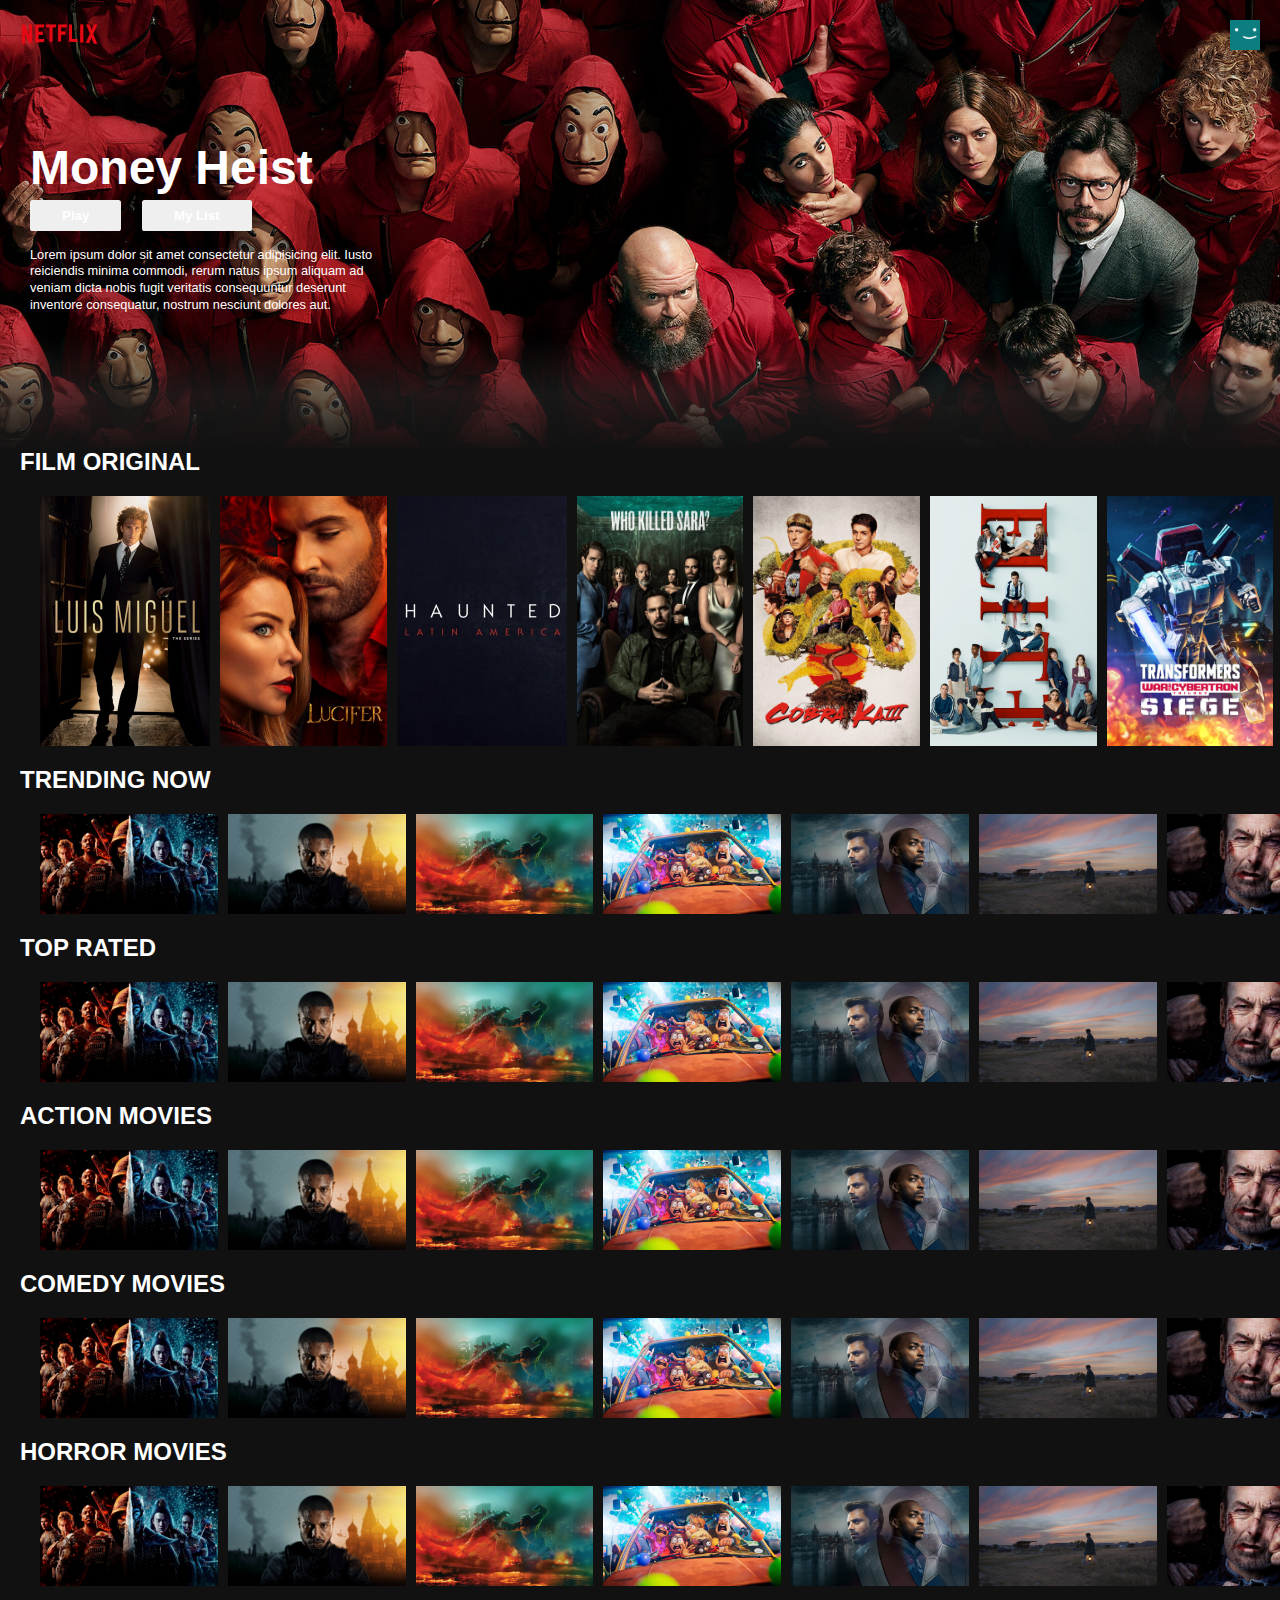
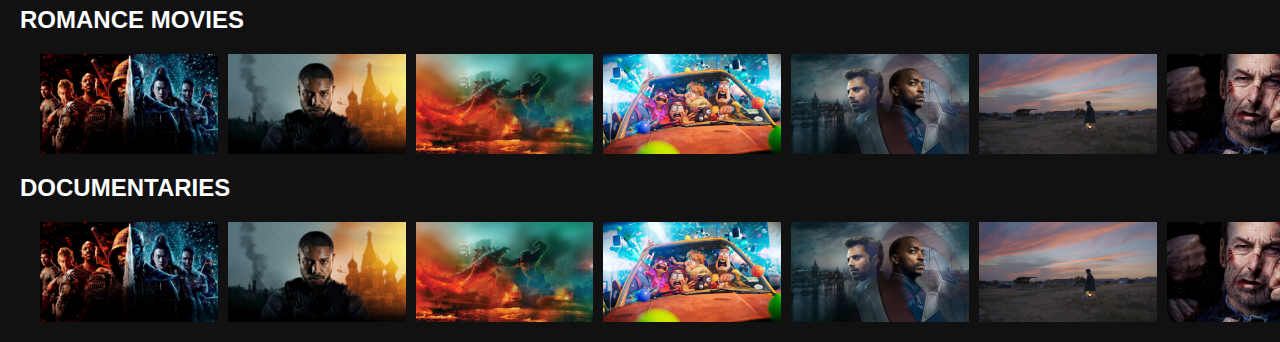
<file: projek/projek-film/index.html>
<!DOCTYPE html>
<html lang="en">
  <head>
    <meta charset="UTF-8" />
    <meta http-equiv="X-UA-Compatible" content="IE=edge" />
    <meta name="viewport" content="width=device-width, initial-scale=1.0" />
    <title>Website movies</title>
    <link rel="stylesheet" href="style.css" />
  </head>
  <body>
    <div class="nav" id="nav">
      <img src="images/netflix-logo.png" alt="" class="nav_logo" />
      <img src="images/netflix-avatar.png" alt="" class="nav_avatar" />
    </div>

    <!-- header -->
    <div class="banner">
      <div class="banner_contents">
        <h1 class="banner_title">Money Heist</h1>
        <div class="banner_buttons">
          <button class="banner_button">Play</button>
          <button class="banner_button">My List</button>
        </div>
        <div class="banner_description">
          Lorem ipsum dolor sit amet consectetur adipisicing elit. Iusto
          reiciendis minima commodi, rerum natus ipsum aliquam ad veniam dicta
          nobis fugit veritatis consequuntur deserunt inventore consequatur,
          nostrum nesciunt dolores aut.
        </div>
      </div>
      <div class="banner--fadebottom"></div>
    </div>
    <!-- Netflix original-->
    <div class="row">
      <h2>FILM ORIGINAL</h2>
      <div class="row_posters">
        <img
          src="images/large-movie1.jpg"
          alt=""
          class="row_poster row_posterLarge"
        />
        <img
          src="images/large-movie2.jpg"
          alt=""
          class="row_poster row_posterLarge"
        />
        <img
          src="images/large-movie3.jpg"
          alt=""
          class="row_poster row_posterLarge"
        />
        <img
          src="images/large-movie4.jpg"
          alt=""
          class="row_poster row_posterLarge"
        />
        <img
          src="images/large-movie5.jpg"
          alt=""
          class="row_poster row_posterLarge"
        />
        <img
          src="images/large-movie6.jpg"
          alt=""
          class="row_poster row_posterLarge"
        />
        <img
          src="images/large-movie7.jpg"
          alt=""
          class="row_poster row_posterLarge"
        />
        <img
          src="images/large-movie8.jpg"
          alt=""
          class="row_poster row_posterLarge"
        />
        <img
          src="images/large-movie1.jpg"
          alt=""
          class="row_poster row_posterLarge"
        />
        <img
          src="images/large-movie2.jpg"
          alt=""
          class="row_poster row_posterLarge"
        />
        <img
          src="images/large-movie3.jpg"
          alt=""
          class="row_poster row_posterLarge"
        />
        <img
          src="images/large-movie4.jpg"
          alt=""
          class="row_poster row_posterLarge"
        />
        <img
          src="images/large-movie5.jpg"
          alt=""
          class="row_poster row_posterLarge"
        />
        <img
          src="images/large-movie6.jpg"
          alt=""
          class="row_poster row_posterLarge"
        />
        <img
          src="images/large-movie7.jpg"
          alt=""
          class="row_poster row_posterLarge"
        />
        <img
          src="images/large-movie8.jpg"
          alt=""
          class="row_poster row_posterLarge"
        />
      </div>
    </div>

    <!-- Trending now -->
    <div class="row">
      <h2>TRENDING NOW</h2>
      <div class="row_posters">
        <img src="images/small-movie1.jpg" alt="" class="row_poster" />
        <img src="images/small-movie2.jpg" alt="" class="row_poster" />
        <img src="images/small-movie3.jpg" alt="" class="row_poster" />
        <img src="images/small-movie4.jpg" alt="" class="row_poster" />
        <img src="images/small-movie5.jpg" alt="" class="row_poster" />
        <img src="images/small-movie6.jpg" alt="" class="row_poster" />
        <img src="images/small-movie7.jpg" alt="" class="row_poster" />
        <img src="images/small-movie8.jpg" alt="" class="row_poster" />
        <img src="images/small-movie1.jpg" alt="" class="row_poster" />
        <img src="images/small-movie2.jpg" alt="" class="row_poster" />
        <img src="images/small-movie3.jpg" alt="" class="row_poster" />
        <img src="images/small-movie4.jpg" alt="" class="row_poster" />
        <img src="images/small-movie5.jpg" alt="" class="row_poster" />
        <img src="images/small-movie6.jpg" alt="" class="row_poster" />
        <img src="images/small-movie7.jpg" alt="" class="row_poster" />
        <img src="images/small-movie8.jpg" alt="" class="row_poster" />
      </div>
    </div>

    <!--Top rated-->
    <div class="row">
      <h2>TOP RATED</h2>
      <div class="row_posters">
        <img src="images/small-movie1.jpg" alt="" class="row_poster" />
        <img src="images/small-movie2.jpg" alt="" class="row_poster" />
        <img src="images/small-movie3.jpg" alt="" class="row_poster" />
        <img src="images/small-movie4.jpg" alt="" class="row_poster" />
        <img src="images/small-movie5.jpg" alt="" class="row_poster" />
        <img src="images/small-movie6.jpg" alt="" class="row_poster" />
        <img src="images/small-movie7.jpg" alt="" class="row_poster" />
        <img src="images/small-movie8.jpg" alt="" class="row_poster" />
        <img src="images/small-movie1.jpg" alt="" class="row_poster" />
        <img src="images/small-movie2.jpg" alt="" class="row_poster" />
        <img src="images/small-movie3.jpg" alt="" class="row_poster" />
        <img src="images/small-movie4.jpg" alt="" class="row_poster" />
        <img src="images/small-movie5.jpg" alt="" class="row_poster" />
        <img src="images/small-movie6.jpg" alt="" class="row_poster" />
        <img src="images/small-movie7.jpg" alt="" class="row_poster" />
        <img src="images/small-movie8.jpg" alt="" class="row_poster" />
      </div>
    </div>

    <!-- Action Movies -->
    <div class="row">
      <h2>ACTION MOVIES</h2>
      <div class="row_posters">
        <img src="images/small-movie1.jpg" alt="" class="row_poster" />
        <img src="images/small-movie2.jpg" alt="" class="row_poster" />
        <img src="images/small-movie3.jpg" alt="" class="row_poster" />
        <img src="images/small-movie4.jpg" alt="" class="row_poster" />
        <img src="images/small-movie5.jpg" alt="" class="row_poster" />
        <img src="images/small-movie6.jpg" alt="" class="row_poster" />
        <img src="images/small-movie7.jpg" alt="" class="row_poster" />
        <img src="images/small-movie8.jpg" alt="" class="row_poster" />
        <img src="images/small-movie1.jpg" alt="" class="row_poster" />
        <img src="images/small-movie2.jpg" alt="" class="row_poster" />
        <img src="images/small-movie3.jpg" alt="" class="row_poster" />
        <img src="images/small-movie4.jpg" alt="" class="row_poster" />
        <img src="images/small-movie5.jpg" alt="" class="row_poster" />
        <img src="images/small-movie6.jpg" alt="" class="row_poster" />
        <img src="images/small-movie7.jpg" alt="" class="row_poster" />
        <img src="images/small-movie8.jpg" alt="" class="row_poster" />
      </div>
    </div>

    <!-- Comedy Movies -->
    <div class="row">
      <h2>COMEDY MOVIES</h2>
      <div class="row_posters">
        <img src="images/small-movie1.jpg" alt="" class="row_poster" />
        <img src="images/small-movie2.jpg" alt="" class="row_poster" />
        <img src="images/small-movie3.jpg" alt="" class="row_poster" />
        <img src="images/small-movie4.jpg" alt="" class="row_poster" />
        <img src="images/small-movie5.jpg" alt="" class="row_poster" />
        <img src="images/small-movie6.jpg" alt="" class="row_poster" />
        <img src="images/small-movie7.jpg" alt="" class="row_poster" />
        <img src="images/small-movie8.jpg" alt="" class="row_poster" />
        <img src="images/small-movie1.jpg" alt="" class="row_poster" />
        <img src="images/small-movie2.jpg" alt="" class="row_poster" />
        <img src="images/small-movie3.jpg" alt="" class="row_poster" />
        <img src="images/small-movie4.jpg" alt="" class="row_poster" />
        <img src="images/small-movie5.jpg" alt="" class="row_poster" />
        <img src="images/small-movie6.jpg" alt="" class="row_poster" />
        <img src="images/small-movie7.jpg" alt="" class="row_poster" />
        <img src="images/small-movie8.jpg" alt="" class="row_poster" />
      </div>
    </div>

    <!-- HORROR MOVIES -->
    <div class="row">
      <h2>HORROR MOVIES</h2>
      <div class="row_posters">
        <img src="images/small-movie1.jpg" alt="" class="row_poster" />
        <img src="images/small-movie2.jpg" alt="" class="row_poster" />
        <img src="images/small-movie3.jpg" alt="" class="row_poster" />
        <img src="images/small-movie4.jpg" alt="" class="row_poster" />
        <img src="images/small-movie5.jpg" alt="" class="row_poster" />
        <img src="images/small-movie6.jpg" alt="" class="row_poster" />
        <img src="images/small-movie7.jpg" alt="" class="row_poster" />
        <img src="images/small-movie8.jpg" alt="" class="row_poster" />
        <img src="images/small-movie1.jpg" alt="" class="row_poster" />
        <img src="images/small-movie2.jpg" alt="" class="row_poster" />
        <img src="images/small-movie3.jpg" alt="" class="row_poster" />
        <img src="images/small-movie4.jpg" alt="" class="row_poster" />
        <img src="images/small-movie5.jpg" alt="" class="row_poster" />
        <img src="images/small-movie6.jpg" alt="" class="row_poster" />
        <img src="images/small-movie7.jpg" alt="" class="row_poster" />
        <img src="images/small-movie8.jpg" alt="" class="row_poster" />
      </div>
    </div>

    <!-- ROMANCE MOVIES -->
    <div class="row">
      <h2>ROMANCE MOVIES</h2>
      <div class="row_posters">
        <img src="images/small-movie1.jpg" alt="" class="row_poster" />
        <img src="images/small-movie2.jpg" alt="" class="row_poster" />
        <img src="images/small-movie3.jpg" alt="" class="row_poster" />
        <img src="images/small-movie4.jpg" alt="" class="row_poster" />
        <img src="images/small-movie5.jpg" alt="" class="row_poster" />
        <img src="images/small-movie6.jpg" alt="" class="row_poster" />
        <img src="images/small-movie7.jpg" alt="" class="row_poster" />
        <img src="images/small-movie8.jpg" alt="" class="row_poster" />
        <img src="images/small-movie1.jpg" alt="" class="row_poster" />
        <img src="images/small-movie2.jpg" alt="" class="row_poster" />
        <img src="images/small-movie3.jpg" alt="" class="row_poster" />
        <img src="images/small-movie4.jpg" alt="" class="row_poster" />
        <img src="images/small-movie5.jpg" alt="" class="row_poster" />
        <img src="images/small-movie6.jpg" alt="" class="row_poster" />
        <img src="images/small-movie7.jpg" alt="" class="row_poster" />
        <img src="images/small-movie8.jpg" alt="" class="row_poster" />
      </div>
    </div>

    <!-- DOCUMENTARIS -->
    <div class="row">
      <h2>DOCUMENTARIES</h2>
      <div class="row_posters">
        <img src="images/small-movie1.jpg" alt="" class="row_poster" />
        <img src="images/small-movie2.jpg" alt="" class="row_poster" />
        <img src="images/small-movie3.jpg" alt="" class="row_poster" />
        <img src="images/small-movie4.jpg" alt="" class="row_poster" />
        <img src="images/small-movie5.jpg" alt="" class="row_poster" />
        <img src="images/small-movie6.jpg" alt="" class="row_poster" />
        <img src="images/small-movie7.jpg" alt="" class="row_poster" />
        <img src="images/small-movie8.jpg" alt="" class="row_poster" />
        <img src="images/small-movie1.jpg" alt="" class="row_poster" />
        <img src="images/small-movie2.jpg" alt="" class="row_poster" />
        <img src="images/small-movie3.jpg" alt="" class="row_poster" />
        <img src="images/small-movie4.jpg" alt="" class="row_poster" />
        <img src="images/small-movie5.jpg" alt="" class="row_poster" />
        <img src="images/small-movie6.jpg" alt="" class="row_poster" />
        <img src="images/small-movie7.jpg" alt="" class="row_poster" />
        <img src="images/small-movie8.jpg" alt="" class="row_poster" />
      </div>
    </div>

    <script>
      const nav = document.getElementById("nav");

      window.addEventListener("scroll", () => {
        if (window.scrollY >= 100) {
          nav.classList.add("nav_black");
        } else {
          nav.classList.remove("nav_black");
        }
      });
    </script>
  </body>
</html>
</file>
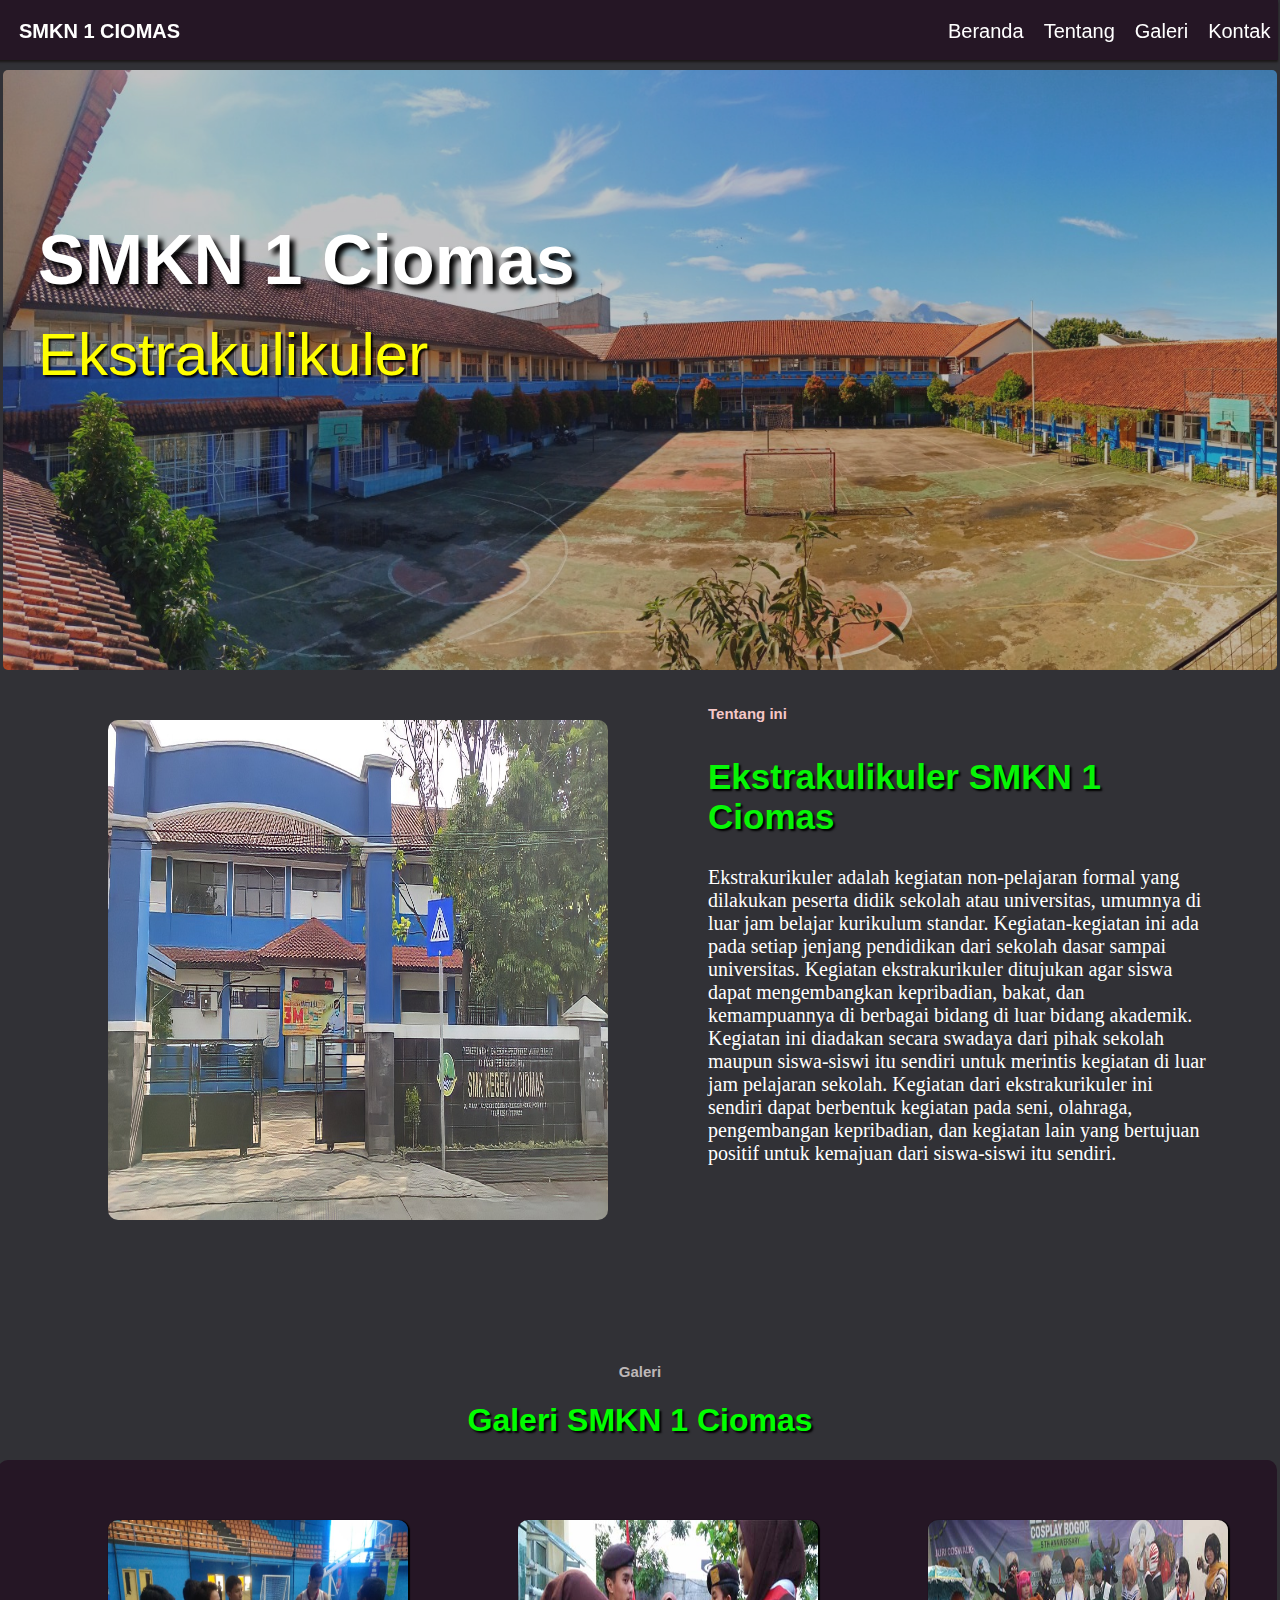
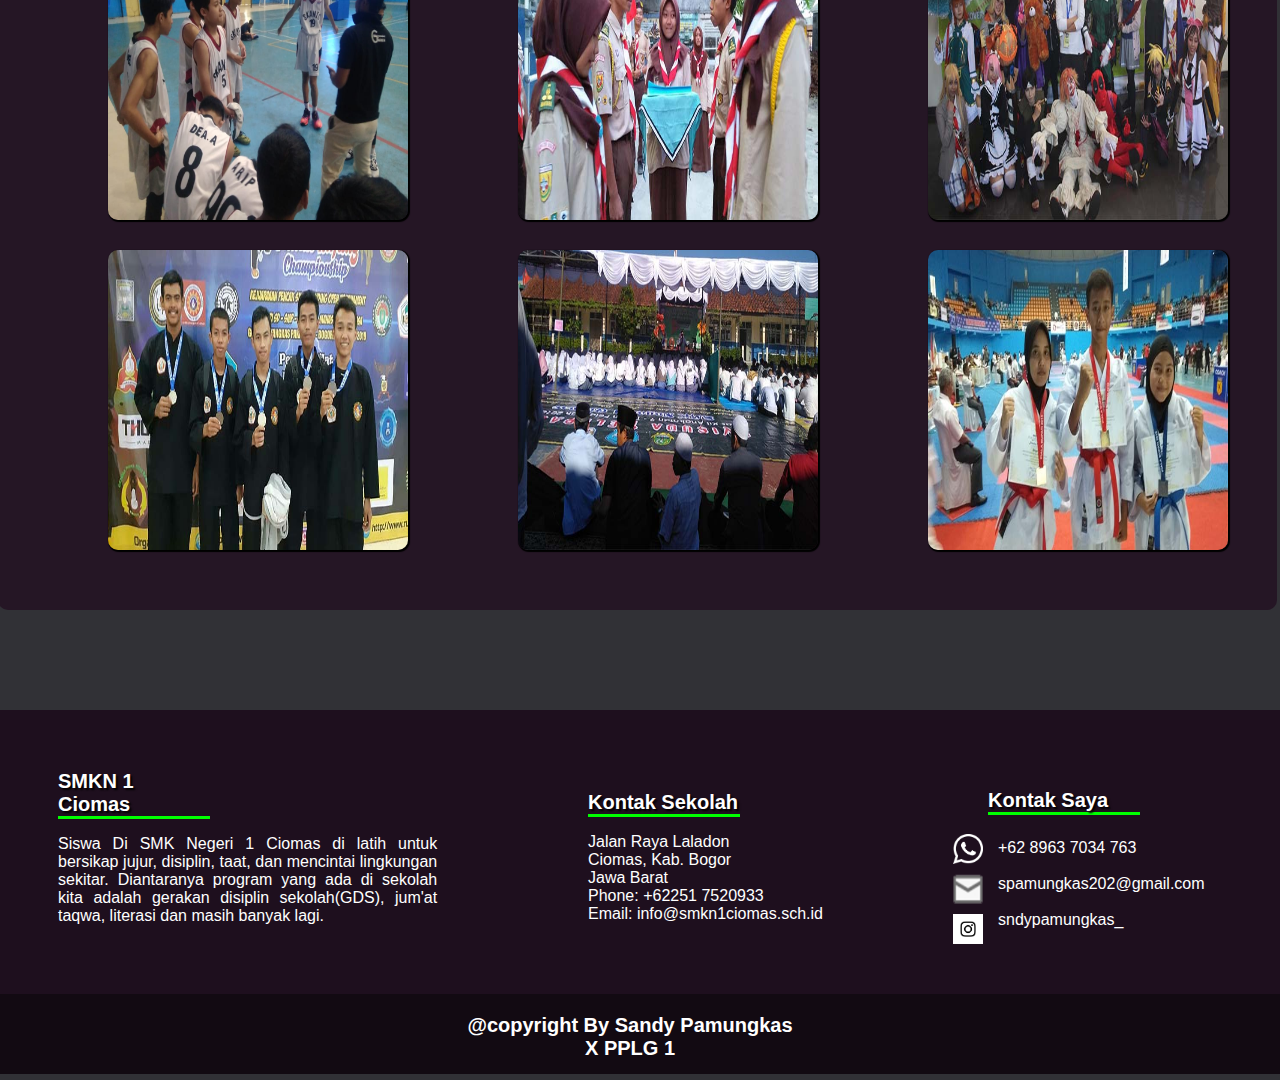
<file: projek/projek-landing-page/index.html>
<html>
  <head>
    <title>Landing Page</title>
    <link rel="stylesheet" href="style.css" />
  </head>
  <body>
    <header>
      <div class="head">
        <h1>SMKN 1 CIOMAS</h1>
        <nav>
          <ul>
            <li><a href="#image">Beranda</a></li>
            <li><a href="#tanda1">Tentang</a></li>
            <li><a href="#tanda2">Galeri</a></li>
            <li><a href="#footer">Kontak</a></li>
          </ul>
        </nav>
      </div>
    </header>
    <div class="image" id="image"></div>
    <div class="teskimage">
      <h1>SMKN 1 Ciomas</h1>
      <p>Ekstrakulikuler</p>
    </div>
    <div class="tanda1" id="tanda1"></div>
    <div class="image1" id="tanda1">
      <img src="background.jpg" alt="" />
    </div>
    <div class="tentang">
      <h6 id="tentang1">Tentang ini</h6>
      <h2>Ekstrakulikuler SMKN 1 Ciomas</h2>
      <p>
        Ekstrakurikuler adalah kegiatan non-pelajaran formal yang dilakukan peserta didik sekolah atau universitas, umumnya di luar jam belajar kurikulum standar. Kegiatan-kegiatan ini ada pada setiap jenjang pendidikan dari sekolah dasar
        sampai universitas. Kegiatan ekstrakurikuler ditujukan agar siswa dapat mengembangkan kepribadian, bakat, dan kemampuannya di berbagai bidang di luar bidang akademik. Kegiatan ini diadakan secara swadaya dari pihak sekolah maupun
        siswa-siswi itu sendiri untuk merintis kegiatan di luar jam pelajaran sekolah. Kegiatan dari ekstrakurikuler ini sendiri dapat berbentuk kegiatan pada seni, olahraga, pengembangan kepribadian, dan kegiatan lain yang bertujuan
        positif untuk kemajuan dari siswa-siswi itu sendiri.
      </p>
    </div>

    <div class="tanda2" id="tanda2">
      <h1>asu</h1>
    </div>
    <div class="teskgallery" id="teskgallery">
      <a href=""></a>
      <h3>Galeri</h3>
      <h1>Galeri SMKN 1 Ciomas</h1>
    </div>
    <div class="kolomgallery">
      <div class="gallery">
        <li>
          <a href="#gambar-1">
            <img width="300px" height="300px" src="basketball.jpg" alt="Basketball" />
            <span>Basketball</span>
          </a>
          <div class="overlay" id="gambar-1">
            <a href="#teskgallery" class="close" id="close">CLOSE</a>
            <a href="#gambar-6" class="prev">prev</a>
            <img src="basketball.jpg" alt="Basketball" />
            <h1>Basketball</h1>
            <a href="#gambar-2" class="next">next</a>
          </div>
        </li>

        <div class="gallery1">
          <li>
            <a href="#gambar-2">
              <img width="300px" height="300px" src="pramuka2.jpg" alt="Basketball" />
              <span>Pramuka</span>
            </a>
            <div class="overlay" id="gambar-2">
              <a href="#teskgallery" class="close" id="close">CLOSE</a>
              <a href="#gambar-1" class="prev">prev</a>
              <img src="pramuka2.jpg" alt="Pramuka" />
              <a href="#gambar-3" class="next">next</a>
            </div>
          </li>
        </div>
        <div class="gallery2">
          <li>
            <a href="#gambar-3">
              <img width="300px" height="300px" src="japanese1.jpg" alt="Basketball" />
              <span>Japanese</span>
            </a>
            <div class="overlay" id="gambar-3">
              <a href="#teskgallery" class="close" id="close">CLOSE</a>
              <a href="#gambar-2" class="prev">prev</a>
              <img src="japanese1.jpg" alt="HandBall" />
              <a href="#gambar-4" class="next">next</a>
            </div>
          </li>
        </div>
        <div class="gallery3">
          <li>
            <a href="#gambar-4">
              <img class="gambar2" width="300px" height="300px" src="silat.jpg" alt="Basketball" />
              <span>Pencak Silat</span>
            </a>
            <div class="overlay" id="gambar-4">
              <a href="#teskgallery" class="close" id="close">CLOSE</a>
              <a href="#gambar-3" class="prev">prev</a>
              <img src="silat.jpg" alt="HandBall" />
              <a href="#gambar-5" class="next">next</a>
            </div>
          </li>
        </div>
        <div class="gallery4">
          <li>
            <a href="#gambar-5">
              <img class="gambar1" width="300px" height="300px" src="rohis2.jpg" alt="Basketball" />
              <span>Rohis</span>
            </a>
            <div class="overlay" id="gambar-5">
              <a href="#teskgallery" class="close" id="close">CLOSE</a>
              <a href="#gambar-4" class="prev">prev</a>
              <img src="rohis2.jpg" alt="HandBall" />
              <a href="#gambar-6" class="next">next</a>
            </div>
          </li>
        </div>
        <div class="gallery5">
          <li>
            <a href="#gambar-6">
              <img class="gambar" width="300px" height="300px" src="karate1.jpg" alt="Basketball" />
              <span>Karate</span>
            </a>
            <div class="overlay" id="gambar-6">
              <a href="#teskgallery" class="close" id="close">CLOSE</a>
              <a href="#gambar-5" class="prev">prev</a>
              <img src="karate1.jpg" alt="HandBall" />
              <a href="#gambar-1" class="next">next</a>
            </div>
          </li>
        </div>
      </div>
    </div>

    <div class="footer" id="footer">
      <h1>SMKN 1 Ciomas</h1>
      <p>
        Siswa Di SMK Negeri 1 Ciomas di latih untuk bersikap jujur, disiplin, taat, dan mencintai lingkungan sekitar. Diantaranya program yang ada di sekolah kita adalah gerakan disiplin sekolah(GDS), jum'at taqwa, literasi dan masih banyak
        lagi.
      </p>
      <div class="teskfooter">
        <h1>Kontak Sekolah</h1>

        <p>
          Jalan Raya Laladon <br />
          Ciomas, Kab. Bogor <br />
          Jawa Barat <br />
          Phone: +62251 7520933 <br />
          Email: info@smkn1ciomas.sch.id <br />
        </p>
      </div>
      <div class="teskfooter1">
        <h1>Kontak Saya</h1>
        <img src="logo3.png" alt="" />
        <img src="email.png" alt="" />
        <img src="logo.jpg" alt="" />
        <p>
          +62 8963 7034 763 <br />
          <br />
          spamungkas202@gmail.com <br />
          <br />
          sndypamungkas_
        </p>
      </div>
    </div>
    <div class="footer1">
      <h1>
        @copyright By Sandy Pamungkas <br />
        X PPLG 1
      </h1>
    </div>
    <script src="script.js"></script>
  </body>
</html>
</file>
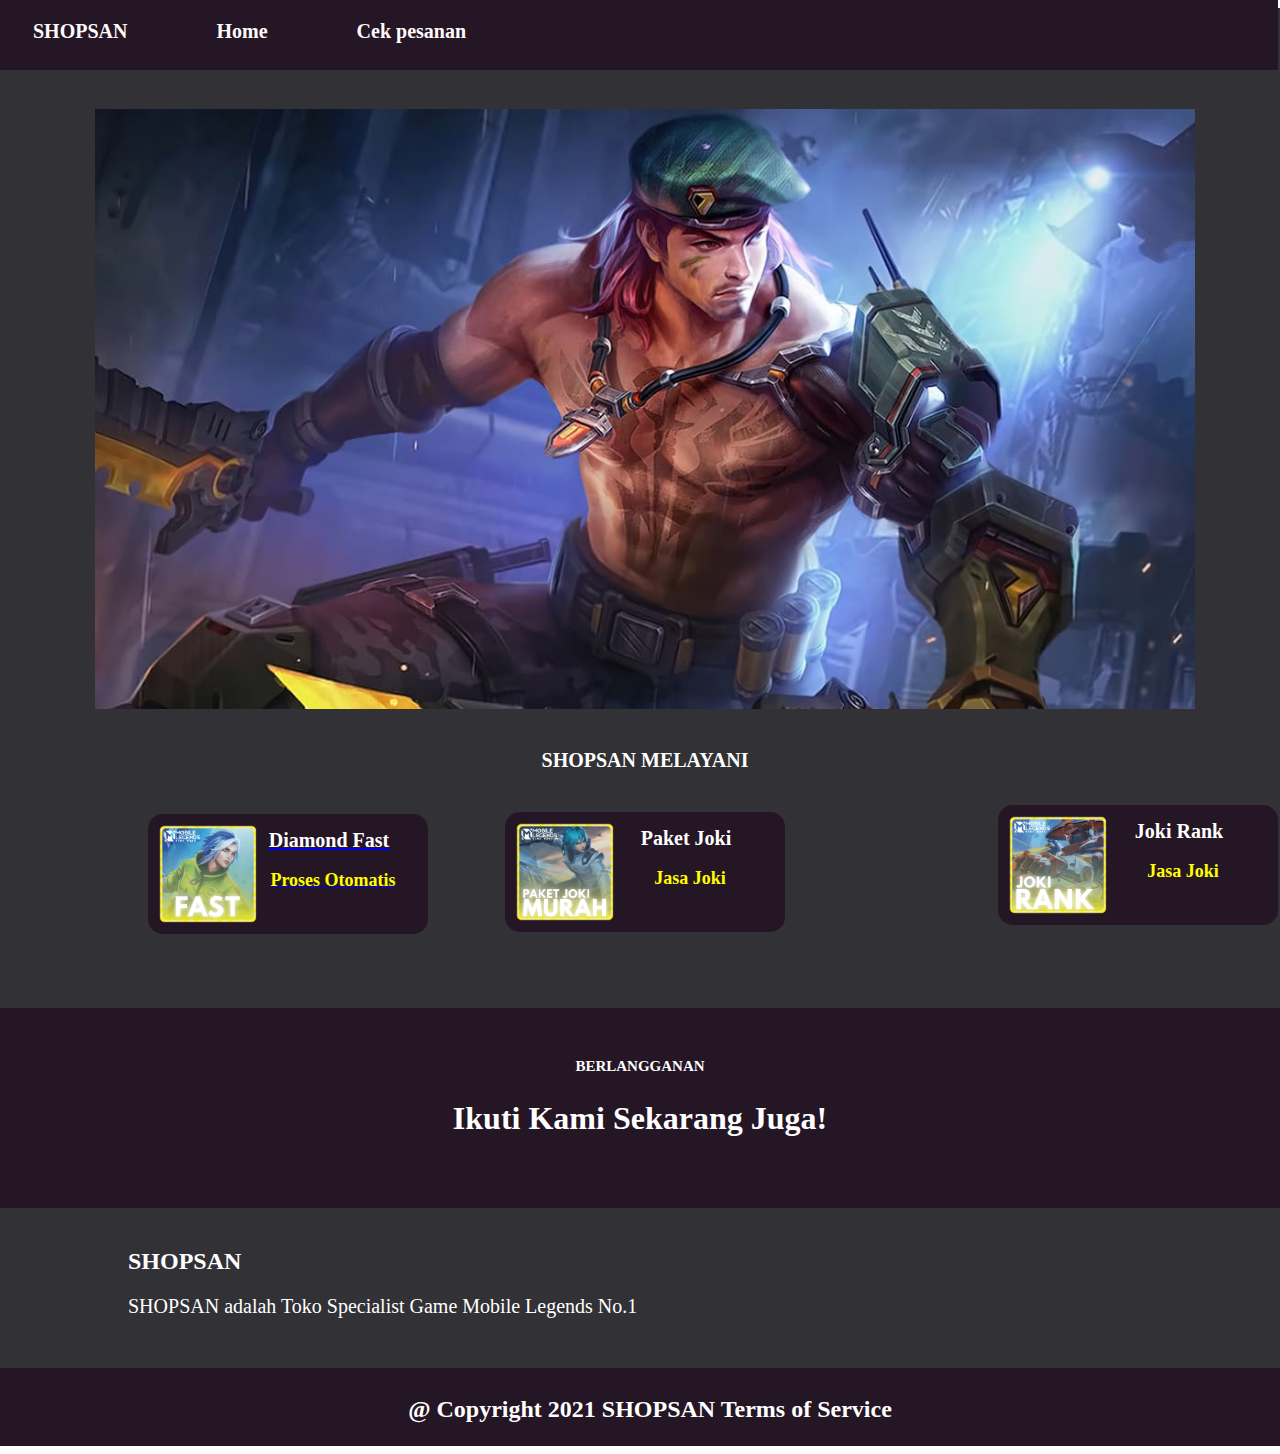
<file: projek/projekweb1/index.html>
<html>
<head>
    <title>SHOPSAN</title>
    <link rel="stylesheet" href="style.css">
</head>
<body>
    <div class="head">
        <li><a href="#">SHOPSAN</a></li>
        <li><a href="#">Home</a></li>
        <li><a href="#">Cek pesanan</a></li>
       
    </div>


<div class="header">
<div class="image">    
</div>
<h1>SHOPSAN MELAYANI</h1>
<div class="isi3">
    <h2>Paket Joki</h2>
    <h3>Jasa Joki</h3>
    <img src="sandi4.png">

</div>

<div class="isi">
    <a href="index1.html">
    <h2>Diamond Fast</h2>
    <h3>Proses Otomatis</h3>
    <img src="sandi3.png">
    </a>
</div>
<div class="isi2">
    <h2>Joki Rank</h2>
    <h3>Jasa Joki</h3>
    <img src="sandi5.png">
</div>
</div>
<div class="sosial">
    <h6>BERLANGGANAN</h6>
    <H1>Ikuti Kami Sekarang Juga!</H1>
    
</div>
<div class="profil">
<h2>SHOPSAN </h2>
   <p> SHOPSAN adalah Toko Specialist Game Mobile Legends No.1</p>
</div>
<div class="footer">
    <h2> @ Copyright 2021  SHOPSAN  Terms of Service</h2>
</div>
</body>
</html
</file>
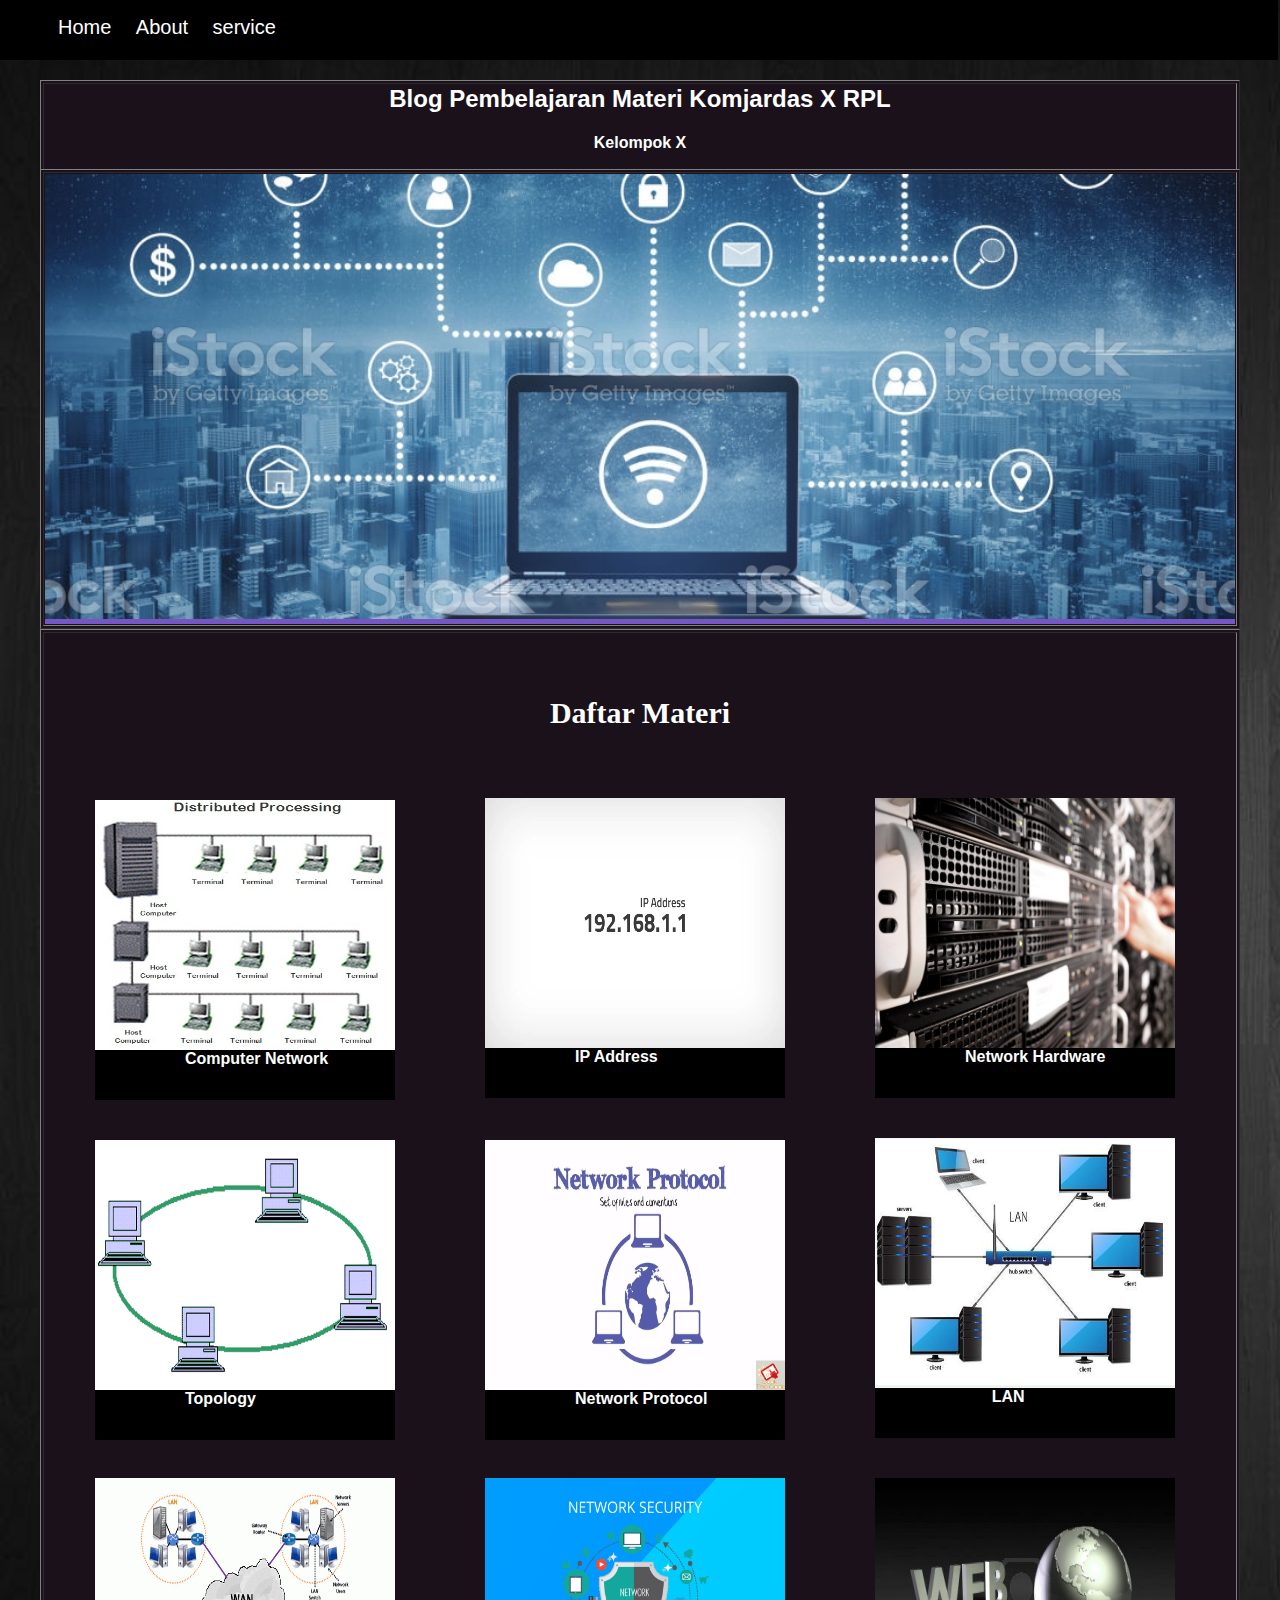
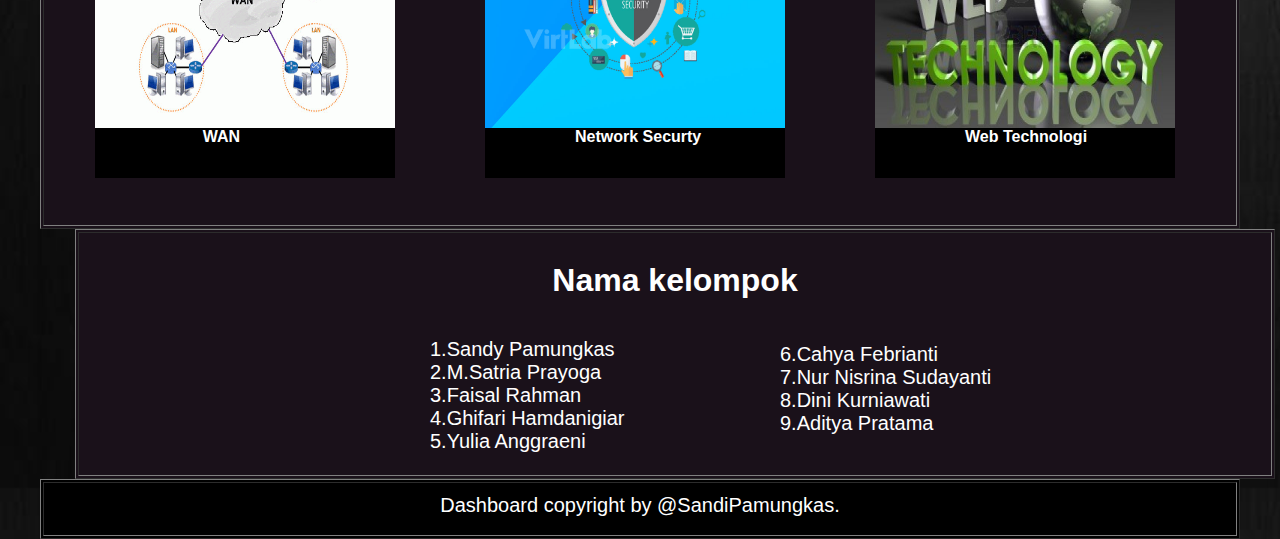
<file: projek/1projekkomjardas/index2.html>
<html>
	<head><title>Blog Materi Komjardas X RPL</title>
	<link rel="stylesheet" href="style2.css"></head>
	<body>
		<div class="head">
			<ul>
				<li><a href="index2.html">Home</a></li>
				<li><a href="#">About</a></li>
				<li><a href="#">service</a></li>
				
			</ul>
		</div>
	
		<table border="1" width="1200px" class="blog">
		
			<tr>
				<td><h2 ><center>Blog Pembelajaran Materi Komjardas X RPL</h2><h4><center>Kelompok X</center></h4></center>
					
				</td>
			</tr>
		
		</table>
	<table border="1" width="1200px" class="blog1">
		<tr>
			<td>
				<div class="asu1"></div>
			</td>
		</tr>
	</table>
	<div class="isi4"></div>
		<table border="1" width="1200px" height="1200px" class="blog2">
			<tr>
				<td  width="30%"><h3>Daftar Materi</h3>
					<br><h4>
						<div class="kotak">
							<img src="images6.jpg" alt="">
							<a href=".\\/tugas komjardas web(dini)/jaringankomputer.html">Computer Network</a>
						<div class="kotak2"><img src="images9.jpg" alt="">
							<a href=".\\/tugas komjardas web (cahya)/LAN.html">    &nbsp&nbsp &nbsp&nbsp LAN</a></div>
						<div class="kotak6">
							<img src="images7.jpg" alt="">
							<a href=".\\/komjardas-yulia/IP.html">IP Address</a>
							
							</div>
						</div>
						<div class="kotak1">
							<img src="images8.jpg" alt="">
							<a href=".\\/tugas komjardas web(nur nishrina)/protokol.html">Network Protocol</a>
							<div class="kotak3">
							<img src="server1.png" alt="">
							<a href=".\\/tugas komjardas web(faisal)/perangkatkeras.html">Network Hardware</a>
							</div>
							
						</div>
						
						<div class="kotak4">
							<img src="ring.jpg" alt="">
							<a href=".\\/topologi(ghifari)/topologi.html">Topology</a>
							<div class="kotak8">
							<img src="images10.jpg" alt="">
							<a href=".\\/tugas komjardas web (cahya)/WAN.html"> &nbsp&nbsp&nbsp&nbspWAN</a>
							</div>
							<div class="kotak9">
							<img src="images11.jpg" alt="">
							<a href=".\\/Security(satria)/security.html">Network Securty</a>
							</div>
							<div class="kotak10">
							<img src="images12.jpg" alt="">
							<a href=".\\/tugas komjardas web (adit)/web-1.html">Web Technologi</a>
							</div>
						</div>
						
						
				</td>
				
			</td>
				
		</div>
		<table border="1" width="1200px" height="250px" class="blog5">
			<tr>
				<td><h1> Nama kelompok  <br> <br></h1>
					<div class="name1">
						1.Sandy Pamungkas <br>
						2.M.Satria Prayoga <br>
						3.Faisal Rahman <br>
						4.Ghifari Hamdanigiar <br>
						5.Yulia Anggraeni <br>
						
					</div>
					<div class="name2">
						6.Cahya Febrianti<br>
						7.Nur Nisrina Sudayanti<br>
						8.Dini Kurniawati<br>
						9.Aditya Pratama
					</div>
				</td>
			</tr>
		</table>
		
		<table border="1" width="1200px" class="blog4">
			<tr>
				<td><div><h2> Dashboard copyright by @SandiPamungkas.</h2></div></td>
			</tr>
		</table>
		
	</table>
	

	</body>
</html>
</file>
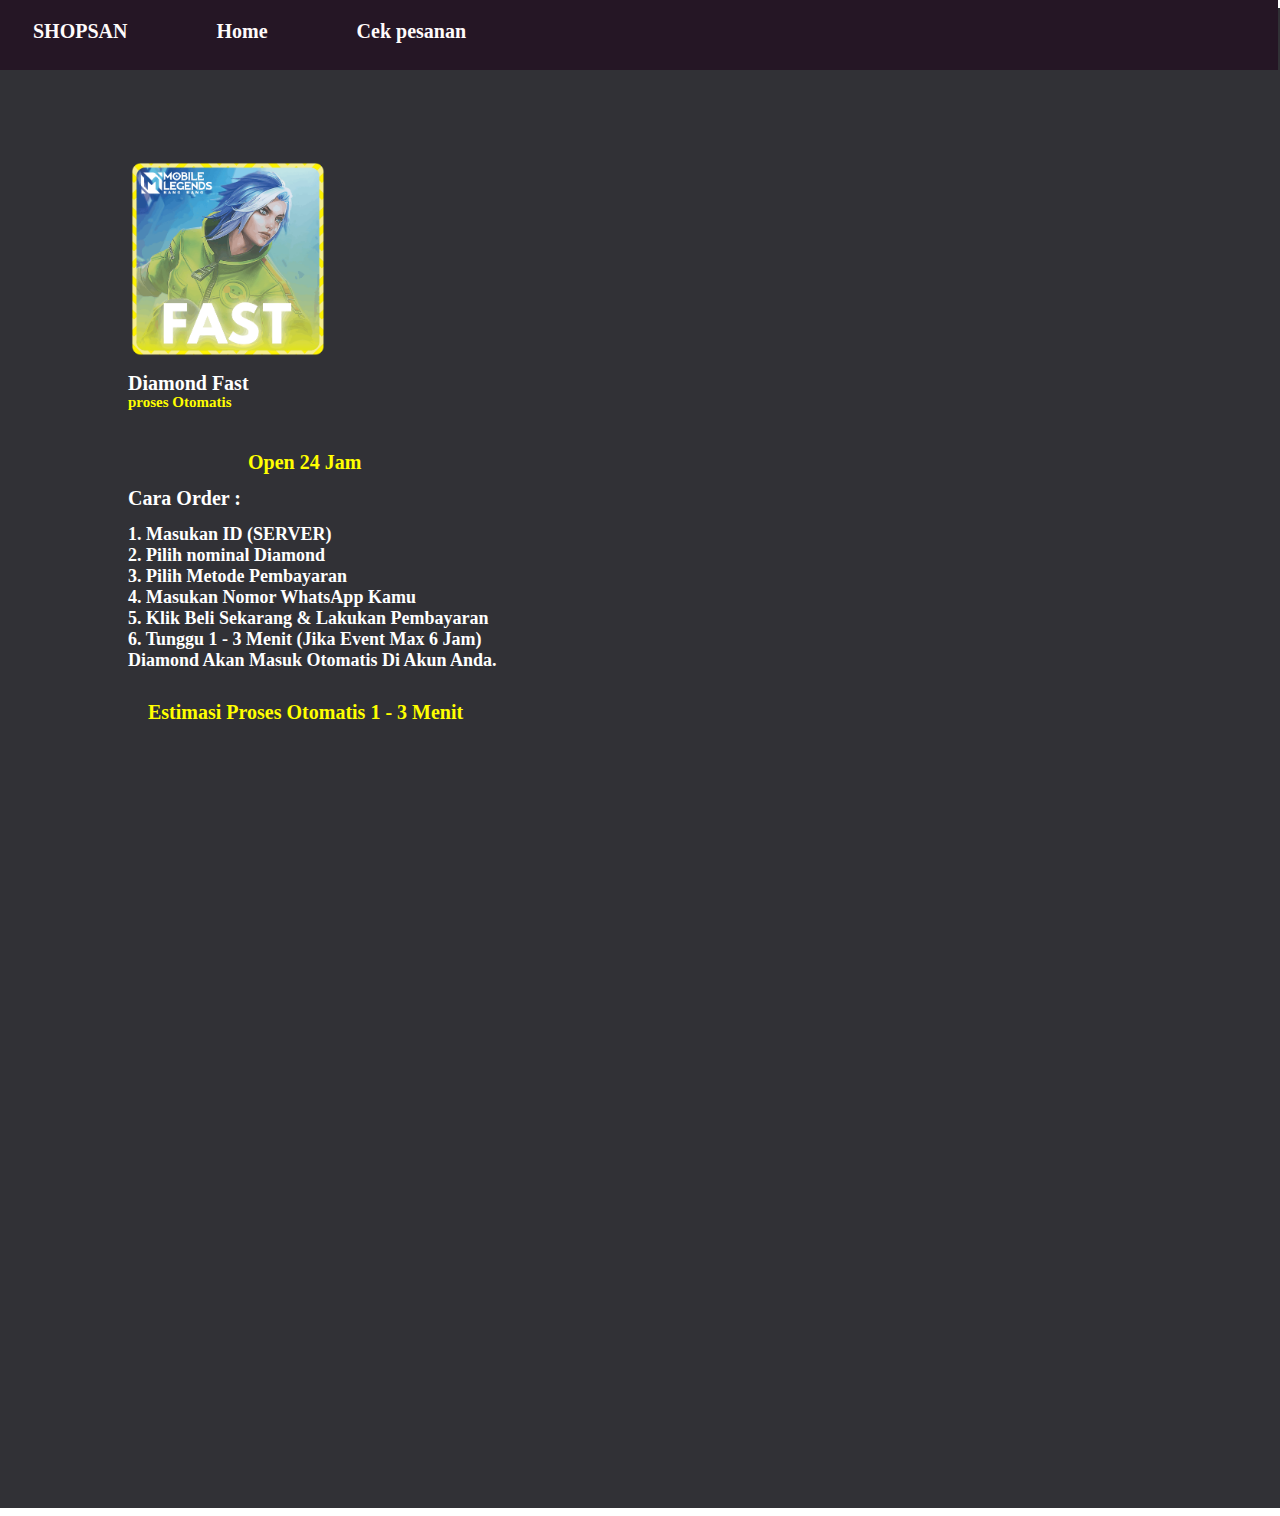
<file: projek/projekweb1/index1.html>
<html>
<head>
    <title>SHOPSAN</title>
    <link rel="stylesheet" href="style1.css">
</head>
<body>
    <div class="head">
        <li><a href="#">SHOPSAN</a></li>
        <li><a href="#">Home</a></li>
        <li><a href="#">Cek pesanan</a></li>
       
    </div>
    <div class="header">
<div class="image"></div>
<h1>Diamond Fast</h1>
<h1 class="tesk">proses Otomatis</h1>
<h1 class="tesk1">Open 24 Jam</h1>
<h1 class="tesk2">Cara Order :</h1>
<h1 class="tesk3">1. Masukan ID (SERVER) <br>
    2. Pilih nominal Diamond <br>
    3. Pilih Metode Pembayaran <br>
    4. Masukan Nomor WhatsApp Kamu <br>
    5. Klik Beli Sekarang & Lakukan Pembayaran <br>
    6. Tunggu 1 - 3 Menit (Jika Event Max 6 Jam) <br> Diamond Akan Masuk Otomatis Di Akun Anda. <br> </h1>

<h1 class="tesk4">Estimasi Proses Otomatis 1 - 3 Menit</h1>

    </div>



</body>
</html
</file>
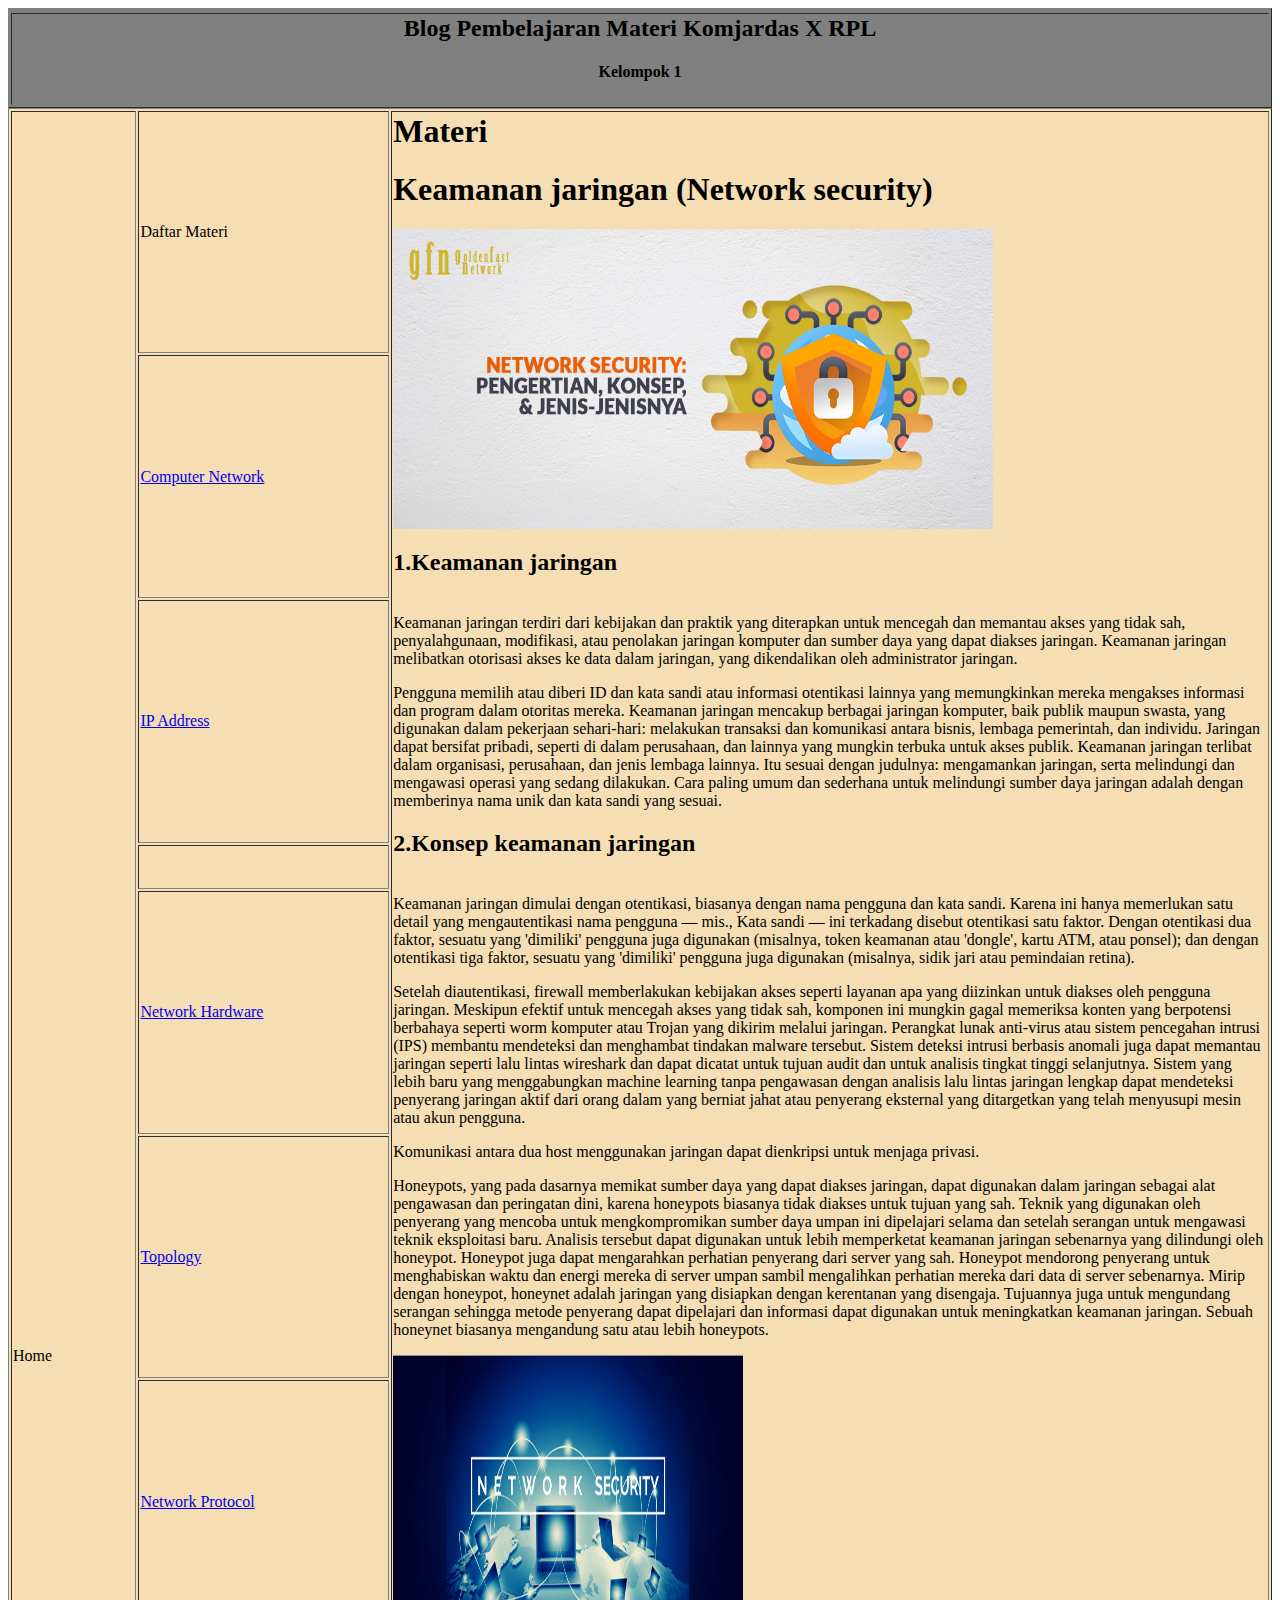
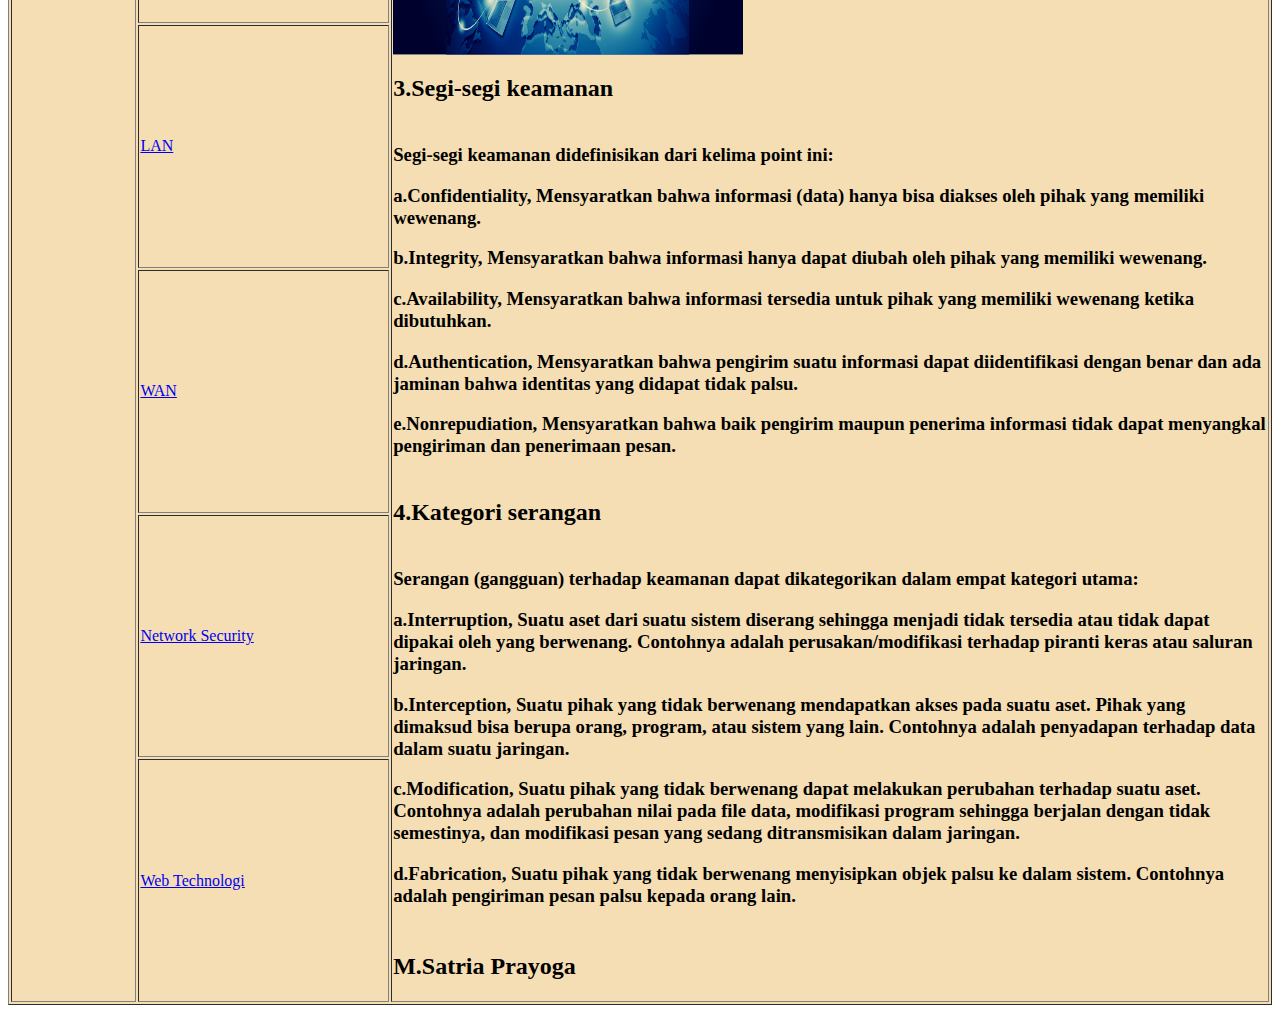
<file: projek/1projekkomjardas/Security(satria)/security.html>
<html>
	<head><title>Blog Materi Komjardas X RPL</title></head>
	<body>
	<table border="1" width="100%" style="background-color:grey">
		<tr></tr>
			<td><h2><center>Blog Pembelajaran Materi Komjardas X RPL</h2><h4><center>Kelompok 1</center></h4></center>
				
			</td>
		</tr>
	</table>
		<table border="1" width="100%" style="background-color:wheat">
			<tr>
				<td rowspan="11" width="10%">Home</td>
				<td width="20%">Daftar Materi</td>
				<td width="70%" rowspan="11"><h1>Materi</h1>
				
					<h1><b>Keamanan jaringan (Network security)</b> </h1>
					<img src="foto1.jpg" width="600" height="300">
					<h2>1.Keamanan jaringan
</h2>
					 <h3></h3><br>Keamanan jaringan terdiri dari kebijakan dan praktik yang diterapkan untuk mencegah dan memantau akses yang tidak sah, penyalahgunaan, modifikasi, atau penolakan jaringan komputer dan sumber daya yang dapat diakses jaringan. Keamanan jaringan melibatkan otorisasi akses ke data dalam jaringan, yang dikendalikan oleh administrator jaringan.</p>
					 Pengguna memilih atau diberi ID dan kata sandi atau informasi otentikasi lainnya yang memungkinkan mereka mengakses informasi dan program dalam otoritas mereka. Keamanan jaringan mencakup berbagai jaringan komputer, baik publik maupun swasta, yang digunakan dalam pekerjaan sehari-hari: melakukan transaksi dan komunikasi antara bisnis, lembaga pemerintah, dan individu. Jaringan dapat bersifat pribadi, seperti di dalam perusahaan, dan lainnya yang mungkin terbuka untuk akses publik. Keamanan jaringan terlibat dalam organisasi, perusahaan, dan jenis lembaga lainnya. Itu sesuai dengan judulnya: mengamankan jaringan, serta melindungi dan mengawasi operasi yang sedang dilakukan. Cara paling umum dan sederhana untuk melindungi sumber daya jaringan adalah dengan memberinya nama unik dan kata sandi yang sesuai.</br>
					</h3>
					<h2>2.Konsep keamanan jaringan</h2>
					<h3></h3><br>Keamanan jaringan dimulai dengan otentikasi, biasanya dengan nama pengguna dan kata sandi. Karena ini hanya memerlukan satu detail yang mengautentikasi nama pengguna — mis., Kata sandi — ini terkadang disebut otentikasi satu faktor. Dengan otentikasi dua faktor, sesuatu yang 'dimiliki' pengguna juga digunakan (misalnya, token keamanan atau 'dongle', kartu ATM, atau ponsel); dan dengan otentikasi tiga faktor, sesuatu yang 'dimiliki' pengguna juga digunakan (misalnya, sidik jari atau pemindaian retina).</p>

Setelah diautentikasi, firewall memberlakukan kebijakan akses seperti layanan apa yang diizinkan untuk diakses oleh pengguna jaringan. Meskipun efektif untuk mencegah akses yang tidak sah, komponen ini mungkin gagal memeriksa konten yang berpotensi berbahaya seperti worm komputer atau Trojan yang dikirim melalui jaringan. Perangkat lunak anti-virus atau sistem pencegahan intrusi (IPS) membantu mendeteksi dan menghambat tindakan malware tersebut. Sistem deteksi intrusi berbasis anomali juga dapat memantau jaringan seperti lalu lintas wireshark dan dapat dicatat untuk tujuan audit dan untuk analisis tingkat tinggi selanjutnya. Sistem yang lebih baru yang menggabungkan machine learning tanpa pengawasan dengan analisis lalu lintas jaringan lengkap dapat mendeteksi penyerang jaringan aktif dari orang dalam yang berniat jahat atau penyerang eksternal yang ditargetkan yang telah menyusupi mesin atau akun pengguna.</p>

Komunikasi antara dua host menggunakan jaringan dapat dienkripsi untuk menjaga privasi.</p>

Honeypots, yang pada dasarnya memikat sumber daya yang dapat diakses jaringan, dapat digunakan dalam jaringan sebagai alat pengawasan dan peringatan dini, karena honeypots biasanya tidak diakses untuk tujuan yang sah. Teknik yang digunakan oleh penyerang yang mencoba untuk mengkompromikan sumber daya umpan ini dipelajari selama dan setelah serangan untuk mengawasi teknik eksploitasi baru. Analisis tersebut dapat digunakan untuk lebih memperketat keamanan jaringan sebenarnya yang dilindungi oleh honeypot. Honeypot juga dapat mengarahkan perhatian penyerang dari server yang sah. Honeypot mendorong penyerang untuk menghabiskan waktu dan energi mereka di server umpan sambil mengalihkan perhatian mereka dari data di server sebenarnya. Mirip dengan honeypot, honeynet adalah jaringan yang disiapkan dengan kerentanan yang disengaja. Tujuannya juga untuk mengundang serangan sehingga metode penyerang dapat dipelajari dan informasi dapat digunakan untuk meningkatkan keamanan jaringan. Sebuah honeynet biasanya mengandung satu atau lebih honeypots.</p>
									
					</h3>
					<img src="foto2.png" width="350" height="300">
					<h2>3.Segi-segi keamanan</h2>
					<h3><br>
									Segi-segi keamanan didefinisikan dari kelima point ini:</p>

a.Confidentiality, Mensyaratkan bahwa informasi (data) hanya bisa diakses oleh pihak yang memiliki wewenang.</p>
b.Integrity, Mensyaratkan bahwa informasi hanya dapat diubah oleh pihak yang memiliki wewenang.</p>
c.Availability, Mensyaratkan bahwa informasi tersedia untuk pihak yang memiliki wewenang ketika dibutuhkan.</p>
d.Authentication, Mensyaratkan bahwa pengirim suatu informasi dapat diidentifikasi dengan benar dan ada jaminan bahwa identitas yang didapat tidak palsu.</p>
e.Nonrepudiation, Mensyaratkan bahwa baik pengirim maupun penerima informasi tidak dapat menyangkal pengiriman dan penerimaan pesan.<br>
					</br></h3>
					<h2>4.Kategori serangan</h2>
					<h3><br>
									Serangan (gangguan) terhadap keamanan dapat dikategorikan dalam empat kategori utama:</p>

a.Interruption, Suatu aset dari suatu sistem diserang sehingga menjadi tidak tersedia atau tidak dapat dipakai oleh yang berwenang. Contohnya adalah perusakan/modifikasi terhadap piranti keras atau saluran jaringan.</p>
b.Interception, Suatu pihak yang tidak berwenang mendapatkan akses pada suatu aset. Pihak yang dimaksud bisa berupa orang, program, atau sistem yang lain. Contohnya adalah penyadapan terhadap data dalam suatu jaringan.</p>
c.Modification, Suatu pihak yang tidak berwenang dapat melakukan perubahan terhadap suatu aset. Contohnya adalah perubahan nilai pada file data, modifikasi program sehingga berjalan dengan tidak semestinya, dan modifikasi pesan yang sedang ditransmisikan dalam jaringan.</p>
d.Fabrication, Suatu pihak yang tidak berwenang menyisipkan objek palsu ke dalam sistem. Contohnya adalah pengiriman pesan palsu kepada orang lain.<br>
					</br></h3>
					<h2></p>M.Satria Prayoga</h2>
				
				</td>
			</tr>
			<tr>
				<td><a href="jaringankomputer.html">Computer Network</a></td>
			</tr>
			<tr>
				<td><a href="ip.html">IP Address</a></td>
			</tr>
			
			
			<tr>
				<td></td>
			</tr>
			<tr>
				<td><a href="perangkatkeras.html">Network Hardware</a></td>
			</tr>
			<tr>
				<td><a href="topologi.html">Topology</a></td>
			</tr>
			
			<tr>
				<td><a href="protokol.html">Network Protocol</a></td>
			</tr>
			<tr>
				<td><a href="lan.html">LAN</a></td>
			</tr>
			<tr>
				<td><a href="wan.html">WAN</a></td>
			</tr>
			<tr>
				<td><a href="security.html">Network Security</a></td>
			</tr>
			<tr>
				<td><a href="web.html">Web Technologi</a></td>
			</tr>
		</table>
	</body>
</html>
</file>
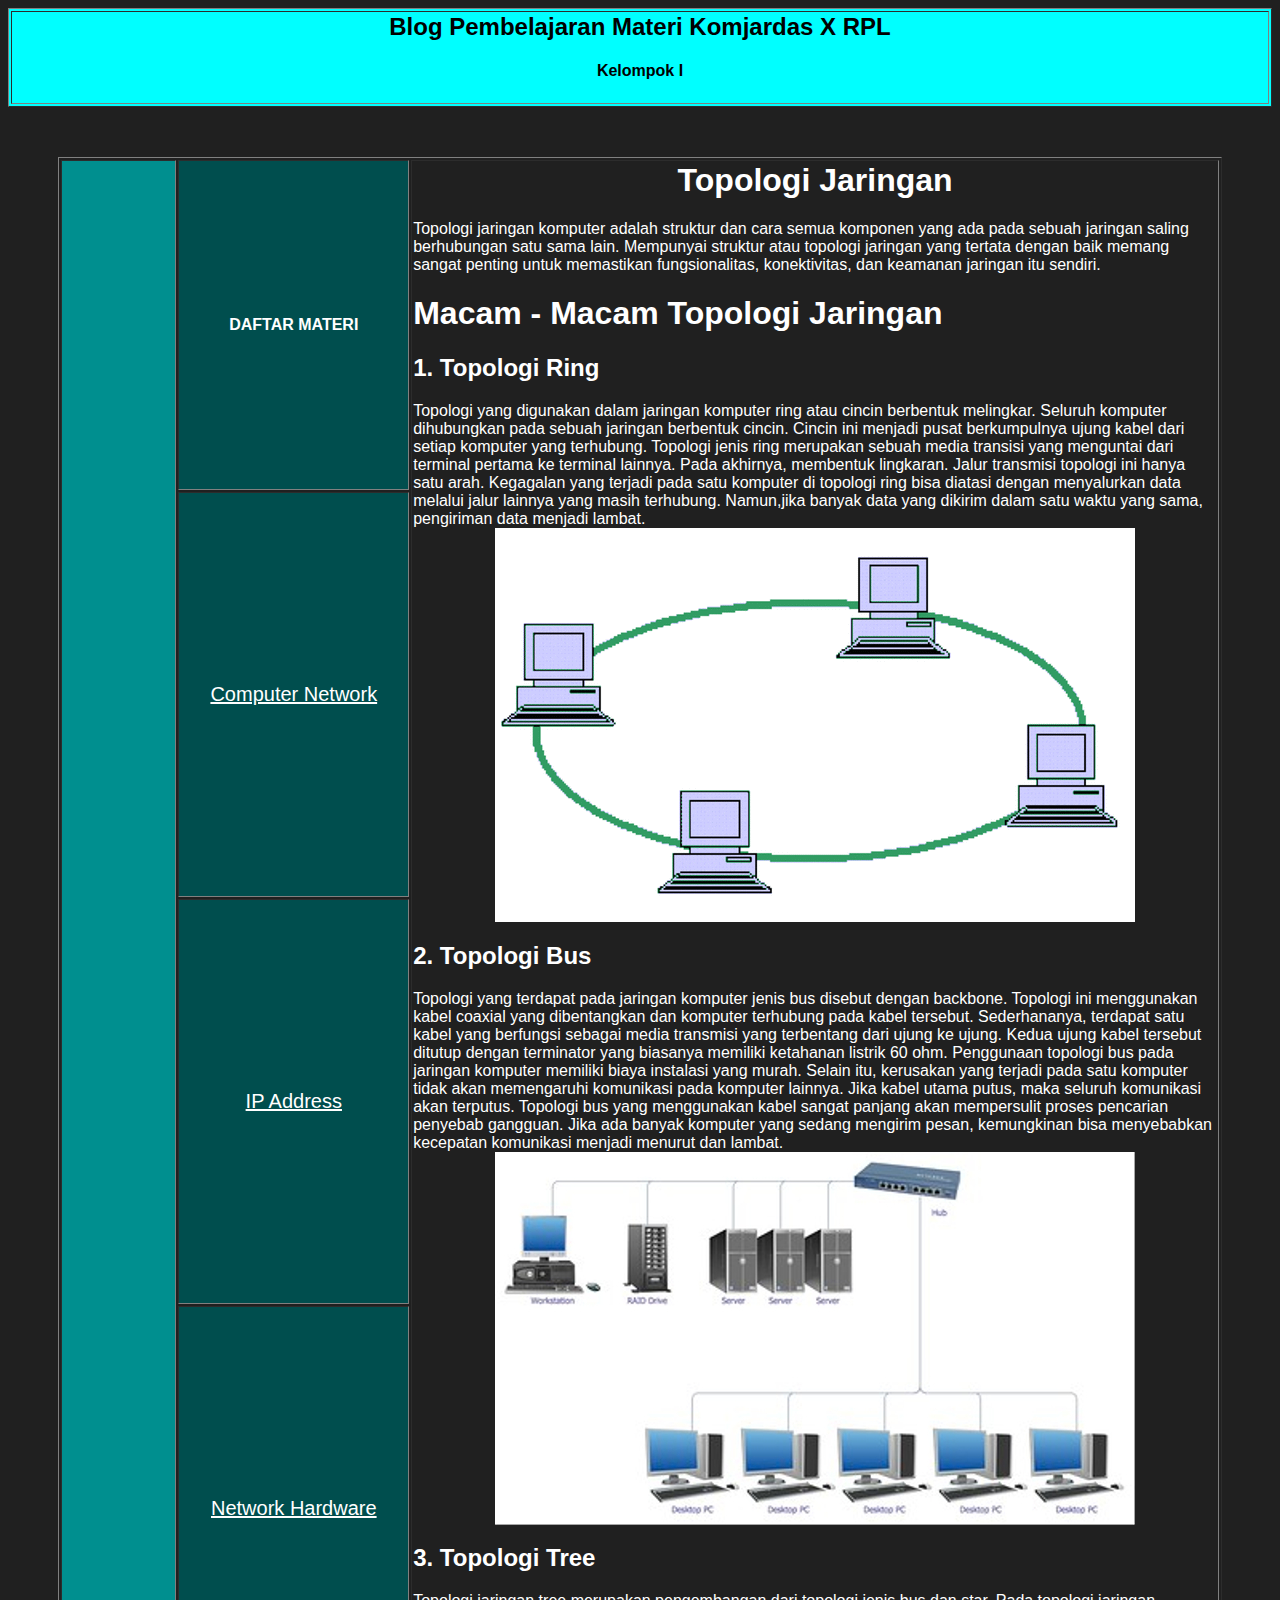
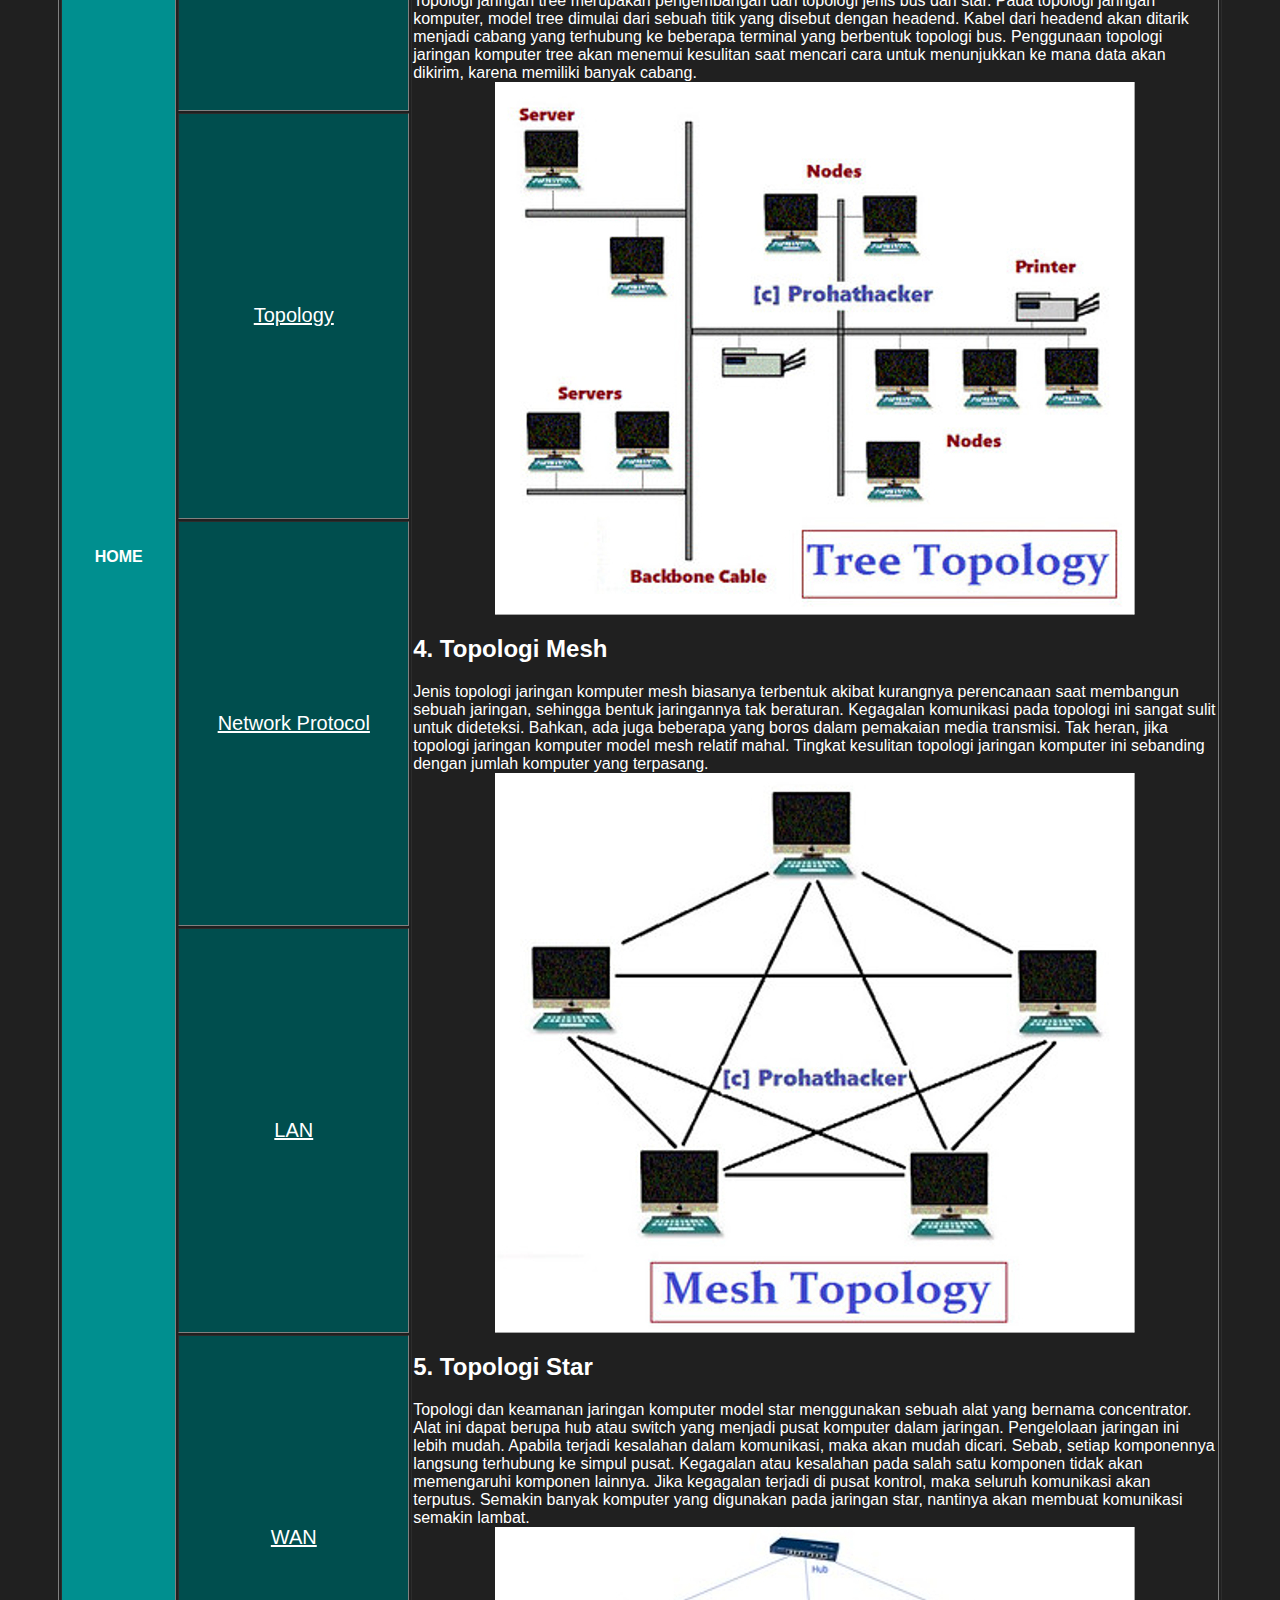
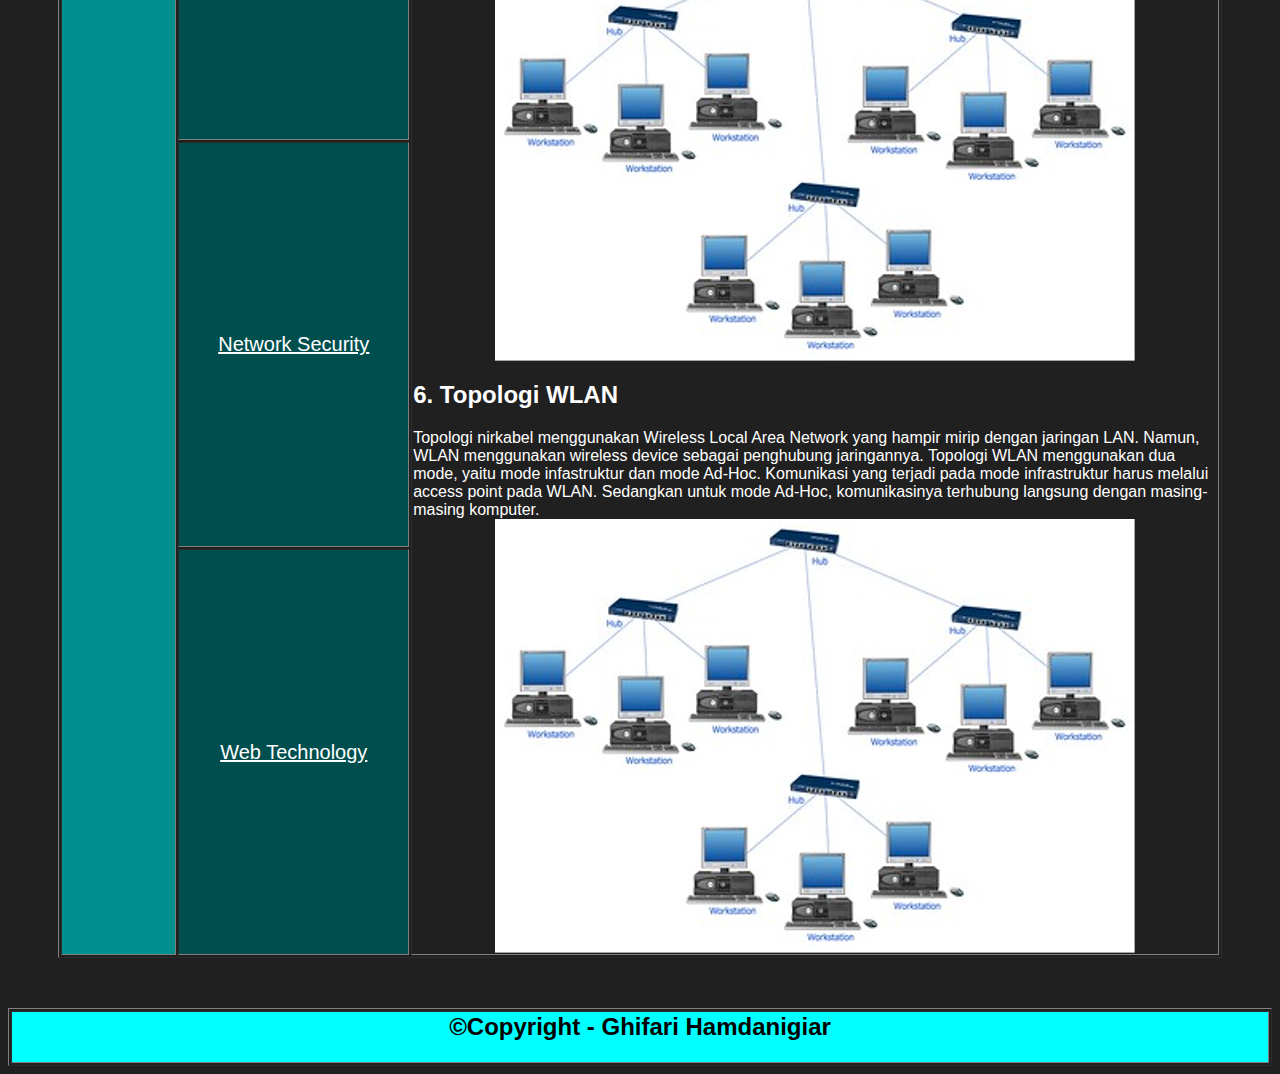
<file: projek/1projekkomjardas/topologi(ghifari)/topologi.html>
<html>
	<head><title>Blog Materi Komjardas X RPL</title>
		<link rel="stylesheet" type="text/css" href="style.css"></head>
	<body>
	<table border="1" width="100%" style="background-color: aqua; color: black;">
		<tr>
			<td><h2><font face="Arial"><center>Blog Pembelajaran Materi Komjardas X RPL</h2><h4><center>Kelompok I</center></h4></td>
			</tr>
	</table>
	<div id="pageintro" class="hoc clear">
		<table border="1" width="100%">
			<tr>
				<td rowspan="11" width="10%" style="background-color: rgb(0, 143, 143);"><font face="Arial"><center><b>HOME</b></center></td>
				<td width="20%" style="background-color: rgb(0, 78, 78);"><font face="Arial"><center><b>DAFTAR MATERI</b></center></td>
				<td width="70%" rowspan="11"><font face="Arial"><h1><center>Topologi Jaringan</center></h1><p>Topologi jaringan komputer adalah struktur dan cara semua komponen yang ada pada sebuah jaringan saling berhubungan satu sama lain. Mempunyai struktur atau topologi jaringan yang tertata dengan baik memang sangat penting untuk memastikan fungsionalitas, konektivitas, dan keamanan jaringan itu sendiri.
					<h1> Macam - Macam Topologi Jaringan</h1>
					<h2>1. Topologi Ring</h2>Topologi yang digunakan dalam jaringan komputer ring atau cincin berbentuk melingkar. Seluruh komputer dihubungkan pada sebuah jaringan berbentuk cincin.
					Cincin ini menjadi pusat berkumpulnya ujung kabel dari setiap komputer yang terhubung.
					Topologi jenis ring merupakan sebuah media transisi yang menguntai dari terminal pertama ke terminal lainnya. Pada akhirnya, membentuk lingkaran. Jalur transmisi topologi ini hanya satu arah. 
					Kegagalan yang terjadi pada satu komputer di topologi ring bisa diatasi dengan menyalurkan data melalui jalur lainnya yang masih terhubung. 
					Namun,jika banyak data yang dikirim dalam satu waktu yang sama, pengiriman data menjadi lambat.
					<img class="masthead-avatar mb-5" src="ring.jpg" style="display:block; margin:auto;"/>
					<h2>2. Topologi Bus</h2>Topologi yang terdapat pada jaringan komputer jenis bus disebut dengan backbone. Topologi ini menggunakan kabel coaxial yang dibentangkan dan komputer terhubung pada kabel tersebut.
					Sederhananya, terdapat satu kabel yang berfungsi sebagai media transmisi yang terbentang dari ujung ke ujung. Kedua ujung kabel tersebut ditutup dengan terminator yang biasanya memiliki ketahanan listrik 60 ohm. 
					Penggunaan topologi bus pada jaringan komputer memiliki biaya instalasi yang murah. Selain itu, kerusakan yang terjadi pada satu komputer tidak akan memengaruhi komunikasi pada komputer lainnya. 
					Jika kabel utama putus, maka seluruh komunikasi akan terputus. Topologi bus yang menggunakan kabel sangat panjang akan mempersulit proses pencarian penyebab gangguan. 
					Jika ada banyak komputer yang sedang mengirim pesan, kemungkinan bisa menyebabkan kecepatan komunikasi menjadi menurut dan lambat. 
					<img class="masthead-avatar mb-5" src="bus.jpg" style="display:block; margin:auto;"/>
					<h2>3. Topologi Tree</h2>Topologi jaringan tree merupakan pengembangan dari topologi jenis bus dan star. Pada topologi jaringan komputer, model tree dimulai dari sebuah titik yang disebut dengan headend.
					Kabel dari headend akan ditarik menjadi cabang yang terhubung ke beberapa terminal yang berbentuk topologi bus. 
					Penggunaan topologi jaringan komputer tree akan menemui kesulitan saat mencari cara untuk menunjukkan ke mana data akan dikirim, karena memiliki banyak cabang.
					<img class="masthead-avatar mb-5" src="tree.jpg" style="display:block; margin:auto;"/>
					<h2>4. Topologi Mesh</h2>Jenis topologi jaringan komputer mesh biasanya terbentuk akibat kurangnya perencanaan saat membangun sebuah jaringan, sehingga bentuk jaringannya tak beraturan.
					Kegagalan komunikasi pada topologi ini sangat sulit untuk dideteksi. Bahkan, ada juga beberapa yang boros dalam pemakaian media transmisi. Tak heran, jika topologi jaringan komputer model mesh relatif mahal. 
					Tingkat kesulitan topologi jaringan komputer ini sebanding dengan jumlah komputer yang terpasang.
					<img class="masthead-avatar mb-5" src="mesh.jpg" style="display:block; margin:auto;"/> 
					<h2>5. Topologi Star</h2> Topologi dan keamanan jaringan komputer model star menggunakan sebuah alat yang bernama concentrator. Alat ini dapat berupa hub atau switch yang menjadi pusat komputer dalam jaringan. 
					Pengelolaan jaringan ini lebih mudah. Apabila terjadi kesalahan dalam komunikasi, maka akan mudah dicari. Sebab, setiap komponennya langsung terhubung ke simpul pusat. 
					Kegagalan atau kesalahan pada salah satu komponen tidak akan memengaruhi komponen lainnya. Jika kegagalan terjadi di pusat kontrol, maka seluruh komunikasi akan terputus. 
					Semakin banyak komputer yang digunakan pada jaringan star, nantinya akan membuat komunikasi semakin lambat.
					<img class="masthead-avatar mb-5" src="star.jpg" style="display:block; margin:auto;"/>
					<h2>6. Topologi WLAN</h2>Topologi nirkabel menggunakan Wireless Local Area Network yang hampir mirip dengan jaringan LAN. Namun, WLAN menggunakan wireless device sebagai penghubung jaringannya.
					Topologi WLAN menggunakan dua mode, yaitu mode infastruktur dan mode Ad-Hoc. 
					Komunikasi yang terjadi pada mode infrastruktur harus melalui access point pada WLAN. Sedangkan untuk mode Ad-Hoc, komunikasinya terhubung langsung dengan masing-masing komputer.
					<img class="masthead-avatar mb-5" src="star.jpg" style="display:block; margin:auto;"/>
					</font>
				</td>


			</tr>
			<tr>
				<td style="background-color: rgb(0, 78, 78);"><center><font face="Arial"><a href="jaringankomputer.html">Computer Network</a></td>
			</tr>
			<tr>
				<td style="background-color: rgb(0, 78, 78);"><center><font face="Arial"><a href="ip.html">IP Address</a></td>
			</tr>
			<tr>
				<td style="background-color: rgb(0, 78, 78);"><center><font face="Arial"><a href="perangkatkeras.html">Network Hardware</a></td>
			</tr>
			<tr>
				<td style="background-color: rgb(0, 78, 78);"><center><font face="Arial"><a href="topologi.html">Topology</a></td>
			</tr>
			
			<tr>
				<td style="background-color: rgb(0, 78, 78);"><center><font face="Arial"><a href="protokol.html">Network Protocol</a></td>
			</tr>
			<tr>
				<td style="background-color: rgb(0, 78, 78);"><center><font face="Arial"><a href="lan.html">LAN</a></td>
			</tr>
			<tr>
				<td style="background-color: rgb(0, 78, 78);"><center><font face="Arial"><a href="wan.html">WAN</a></td>
			</tr>
			<tr>
				<td style="background-color: rgb(0, 78, 78);"><center><font face="Arial"><a href="security.html">Network Security</a></td>
			</tr>
			<tr>
				<td style="background-color: rgb(0, 78, 78);"><center><font face="Arial"><a href="web.html">Web Technology</a></center></td>
			</tr>
		</table>
	</div>
	<table border="1" width="100%">
		<tr>
		<td rowspan="11" width="100%" style="background-color: aqua; color:black ;"><font face="Arial"><center><h2>©Copyright - Ghifari Hamdanigiar</h2></center></td>
	</body>
</html>
</file>
<file: projek/projek-film/style.css>
* {
  margin: 0;
  box-sizing: border-box;
}
body {
  font-family: Arial, Helvetica, sans-serif;
  background-color: #111;
}
.row_poster {
  width: 100%;
  object-fit: contain;
  max-height: 100px;
  margin-right: 10px;
  transition: transform 450ms;
}
.row_posters {
  display: flex;
  overflow-y: hidden;
  overflow-x: scroll;
  padding: 20px;
}
.row_poster:hover {
  transform: scale(1.08);
}
.row_posters::-webkit-scrollbar {
  display: none;
}
.row_posterLarge {
  max-height: 250px;
}
.row_posterLarge:hover {
  transform: scale(1.09);
}
.row {
  color: white;
  margin-left: 20px;
}
.banner {
  background-image: url("images/banner.jpg");
  background-size: cover;
  background-position: center center;
  color: white;
  object-fit: contain;
  height: 448px;
}
.banner_contents {
  margin-left: 30px;
  padding-top: 140px;
  height: 190px;
}
.banner_title {
  font-size: 3rem;
  font-weight: 800;
  padding-bottom: 0.3rem;
}
.banner_description {
  width: 45rem;
  line-height: 1.3;
  padding-top: 1rem;
  font-size: 0.8rem;
  max-width: 360px;
  height: 180px;
}
.banner_button {
  cursor: pointer;
  color: #fff;
  outline: none;
  border: none;
  font-weight: 700;
  border-radius: 0.2vw;
  padding-left: 2rem;
  padding-right: 2rem;
  margin-right: 1rem;
  padding-top: 0.5rem;
  padding-bottom: 0.5rem;
  background-color: rgba(51, 51, 51 0.5);
}
.banner_button:hover {
  color: #000;
  background-color: #e6e6e6;
  transition: all 0.2s;
}
.banner--fadebottom {
  margin-top: 145px;
  height: 7.4rem;
  background-image: linear-gradient(
    180deg,
    transparent,
    rgba(37, 37, 37, 0.61),
    #111
  );
}
.nav_logo {
  width: 80px;
  object-fit: contain;
}
.nav_avatar {
  width: 30px;
  object: contain;
}
.nav {
  position: fixed;
  top: 0;
  width: 100%;
  display: flex;
  justify-content: space-between;
  padding: 20px;
  z-index: 1;
  transition-timing-function: ease-in;
  transition: all 0.5s;
}
.nav_black {
  background-color: #111;
}
</file>
<file: projek/projek-landing-page/style.css>
body {
  background-color: rgb(49, 49, 54);
  height: 2400px;
}
.head {
  width: 100%;
  background-color: rgb(37, 22, 37);

  height: 60px;
  position: fixed;
  box-shadow: 0px 2px 2px rgb(27, 24, 24);
  margin-left: -10px;
  margin-top: -70px;
  z-index: 1;
}

.image {
  background-image: url(eskul4.jpg);
  height: 600px;
  background-size: cover;
  width: 100%;
  margin-left: -5px;
  margin-right: auto;
  margin-top: 70px;
  padding-right: 10px;
  border-radius: 5px;
  opacity: 0.7;
}
.teskimage h1 {
  font-size: 70px;
  color: rgb(255, 255, 255);
  max-width: 50%;
  margin-top: -450px;
  margin-left: 30px;
  position: absolute;
  font-weight: bold;
  font-family: sans-serif;
  text-shadow: 5px 5px 5px black;
}
.teskimage p {
  font-size: 60px;
  color: rgb(255, 255, 1);
  max-width: 50%;
  margin-top: -350px;
  margin-left: 30px;
  position: absolute;
  text-shadow: 2px 2px 2px black;
  font-family: Arial;
}
.tentang {
  height: 500px;
  width: 500px;
  background-color: rgb(49, 49, 54);
  margin-left: 700px;
  margin-top: -550px;
  box-sizing: border-box;
}

.tentang p {
  font-size: 20px;
  color: rgb(255, 255, 255);
}
.tentang h6 {
  color: rgb(245, 199, 199);
  font-size: 15px;
  font-family: Arial, Helvetica, sans-serif;
}
.tentang h2 {
  font-family: Arial, Helvetica, sans-serif;
  color: rgb(6, 245, 6);
  font-size: 35px;
  font-weight: bold;
  text-shadow: 2px 2px 2px black;
}

.image1 img {
  height: 500px;
  width: 500px;
  margin-left: 100px;
  margin-top: 80px;
  border-radius: 10px;
}
.kata h1 {
  text-align: center;
  font-family: Arial, Helvetica, sans-serif;
  color: rgb(0, 255, 0);
  margin-top: -10px;
  margin-bottom: 40px;
}
.kata1 h5 {
  font-family: Arial, Helvetica, sans-serif;
  color: rgb(165, 153, 153);
  text-align: center;
  margin-top: 200px;
}
.tanda2 h1 {
  color: white;
  text-align: center;
  z-index: 1;
  margin-top: 100px;
  opacity: 0;
}
.teskgallery {
  font-family: Arial, Helvetica, sans-serif;
  text-align: center;
}
.teskgallery h3 {
  font-size: 15px;

  color: rgb(190, 184, 184);
}
.teskgallery h1 {
  color: rgb(0, 255, 0);
  text-shadow: 2px 2px 2px black;
}

.gallery li span {
  display: block;
  width: 300px;
  height: 300px;
  background-color: rgba(116, 110, 110, 0.5);
  text-align: center;
  position: absolute;
  line-height: 300px;
  text-align: center;
  color: rgb(221, 213, 213);
  text-shadow: 1px 1px 1px rgb(0, 0, 0);
  margin-top: -300px;
  margin-left: 110px;
  opacity: 0;
  transition: 0.3s;
  font-family: Arial, Helvetica, sans-serif;
  border-radius: 10px;
}
.gallery li a:hover span {
  opacity: 1;
}
.gallery li {
  display: inline-block;
}
.overlay h1 {
  color: white;
}
.gallery img {
  border-radius: 10px;
  box-shadow: 1px 1px 1px 1px black;
}
.gallery span {
  font-size: 20px;
  font-weight: bold;
  color: rgb(0, 0, 0);
}
.gallery img {
  margin-top: 60px;
  margin-left: 110px;
}
.gallery1 li span {
  display: block;
  width: 300px;
  height: 300px;
  background-color: rgba(116, 110, 110, 0.5);
  text-align: center;
  position: absolute;
  line-height: 300px;
  text-align: center;
  color: rgb(221, 213, 213);
  text-shadow: 1px 1px 1px rgb(0, 0, 0);
  margin-top: -300px;
  margin-left: 110px;
  opacity: 0;
  transition: 0.3s;
  font-family: Arial, Helvetica, sans-serif;
  border-radius: 10px;
}
.gallery1 li a:hover span {
  opacity: 1;
}
.gallery1 img {
  border-radius: 10px;
}
.gallery1 span {
  font-size: 20px;
  font-weight: bold;
  color: rgb(0, 0, 0);
}
.gallery1 li {
  display: inline-block;
}
.gallery2 li span {
  display: block;
  width: 300px;
  height: 300px;
  background-color: rgba(116, 110, 110, 0.5);
  text-align: center;
  position: absolute;
  line-height: 300px;
  text-align: center;
  color: rgb(221, 213, 213);
  text-shadow: 1px 1px 1px rgb(0, 0, 0);
  margin-top: -300px;
  margin-left: 110px;
  opacity: 0;
  transition: 0.3s;
  font-family: Arial, Helvetica, sans-serif;
  border-radius: 10px;
}
.gallery2 li a:hover span {
  opacity: 1;
}
.gallery2 img {
  border-radius: 10px;
}
.gallery2 li {
  display: inline-block;
}
.gallery2 span {
  font-size: 20px;
  font-weight: bold;
  color: rgb(0, 0, 0);
}
.gallery3 li span {
  display: block;
  width: 300px;
  height: 300px;
  background-color: rgba(116, 110, 110, 0.5);
  text-align: center;
  position: absolute;
  line-height: 300px;
  text-align: center;
  color: rgb(221, 213, 213);
  text-shadow: 1px 1px 1px rgb(0, 0, 0);
  margin-top: -300px;
  margin-left: -1120px;
  opacity: 0;
  transition: 0.3s;
  font-family: Arial, Helvetica, sans-serif;
  border-radius: 10px;
}
.gallery3 li a:hover span {
  opacity: 1;
}
.gallery3 img {
  border-radius: 10px;
}
.gallery3 .gambar2 {
  margin-top: 390px;
  margin-left: -1120px;
}
.gallery3 li {
  display: inline-block;
}
.gallery3 span {
  font-size: 20px;
  font-weight: bold;
  color: rgb(0, 0, 0);
}
.gallery4 li span {
  display: block;
  width: 300px;
  height: 300px;
  background-color: rgba(116, 110, 110, 0.5);
  text-align: center;
  position: absolute;
  line-height: 300px;
  text-align: center;
  color: rgb(221, 213, 213);
  text-shadow: 1px 1px 1px rgb(0, 0, 0);
  margin-top: -300px;
  margin-left: -710px;
  opacity: 0;
  transition: 0.3s;
  font-family: Arial, Helvetica, sans-serif;
  border-radius: 10px;
}
.gallery4 li a:hover span {
  opacity: 1;
}
.gallery4 img {
  border-radius: 10px;
}
.gallery4 .gambar1 {
  margin-top: 390px;
  margin-left: -710px;
}
.gallery4 li {
  display: inline-block;
}
.gallery4 span {
  font-size: 20px;
  font-weight: bold;
  color: rgb(0, 0, 0);
}
.gallery5 li span {
  display: block;
  width: 300px;
  height: 300px;
  background-color: rgba(116, 110, 110, 0.5);
  text-align: center;
  position: absolute;
  line-height: 300px;
  text-align: center;
  color: rgb(221, 213, 213);
  text-shadow: 1px 1px 1px rgb(0, 0, 0);
  margin-top: -300px;
  margin-left: -300px;
  opacity: 0;
  transition: 0.3s;
  font-family: Arial, Helvetica, sans-serif;
  border-radius: 10px;
}
.gallery5 li a:hover span {
  opacity: 1;
}
.gallery5 img {
  border-radius: 10px;
}
.gallery5 li {
  display: inline-block;
}
.gallery5 span {
  font-size: 20px;
  font-weight: bold;
  color: rgb(0, 0, 0);
}
.gallery5 .gambar {
  margin-left: -300px;
  margin-top: 390px;
}

.gallery,
.gallery1,
.gallery2,
.gallery3,
.gallery4 {
  display: flex;
}
.kolomgallery {
  height: 750px;
  width: 100%;
  background-color: rgb(37, 22, 37);
  border-radius: 10px;
  margin-left: -10px;
  padding-right: 15px;
}
.overlay {
  width: 0;
  height: 0;
  overflow: hidden;
  position: fixed;
  top: 0;
  left: 0;
  background: rgba(0, 0, 0, 0);
  z-index: 9999;
  transition: 1s;
  text-align: center;
  padding: 30px 0;
  margin-left: -90px;
}
.overlay:target {
  width: auto;
  height: auto;
  bottom: 0;
  right: 0;
  background: rgba(0, 0, 0, 0.7);
}
.overlay img {
  max-height: 100%;
  box-shadow: 2px 2px 5px black;
  height: 400px;
  width: 600px;
}
.overlay .close {
  position: absolute;
  top: 50px;
  left: 50%;
  margin-left: 15px;
  color: rgb(0, 255, 0);
  text-decoration: none;
  font-size: 20px;
  background-color: black;
  border: 1px solid rgb(255, 255, 255);
  font-family: arial;
}
.tanda {
  font-size: 20px;

  color: white;
  margin-top: 100px;
}
.tanda1 {
  font-size: 20px;
  margin-top: -30px;
  color: white;
}
.head h1 {
  font-size: 20px;
  color: white;
  margin-left: 20px;
  text-indent: 1;
  margin-top: 20px;
  font-family: Arial, Helvetica, sans-serif;
}
header nav ul {
  display: flex;
  margin-left: 900px;
  margin-top: -55px;
}
header nav ul li {
  list-style: none;
}

header nav ul li a {
  font-size: 20px;
  color: rgb(255, 255, 255);
  height: 60px;
  line-height: 60px;
  padding: 0 10px;
  text-decoration: none;
  display: block;
  font-family: Arial, Helvetica, sans-serif;
}
header nav ul li a:hover,
header nav ul a.active {
  color: #ffffff;
  background-color: rgb(41, 199, 41);
  border-radius: 5px;
}
html {
  scroll-behavior: smooth;
}
.next,
.prev {
  width: 75px;
  height: 93px;
  background-image: url(logo11.png);
  background-size: cover;
  position: absolute;
  top: 40%;
  margin-left: 30px;
  text-indent: -9999px;
}
.prev {
  background-image: url(logo10.png);
  margin-left: -20px;
}
.footer {
  width: 100%;
  height: 300px;
  background-color: rgb(30, 15, 30);
  margin-left: -10px;
  padding-right: 20px;
  padding-top: 20px;
  margin-top: 100px;
}
.footer h1 {
  font-size: 20px;
  color: white;
  margin-left: 60px;
  margin-top: 40px;
  font-family: Arial, Helvetica, sans-serif;
  border-bottom: 3px solid rgb(0, 255, 0);
  max-width: 12%;
  display: flex;
  text-shadow: 2px 2px 2px black;
}
.footer p {
  color: white;
  max-width: 30%;
  margin-left: 60px;
  font-family: Arial;
  font-weight: normal;
  text-align: justify;
}
.teskfooter h1 {
  font-size: 20px;
  color: white;
  margin-left: 590px;
  margin-top: -150px;
  font-family: Arial, Helvetica, sans-serif;
  text-shadow: 2px 2px 2px black;
}
.teskfooter p {
  color: white;
  margin-left: 590px;

  font-family: Arial, Helvetica, sans-serif;
}

.teskfooter1 h1 {
  font-size: 20px;
  color: white;
  margin-left: 990px;
  margin-top: -150px;
  font-family: Arial, Helvetica, sans-serif;
  text-shadow: 2px 2px 2px black;
}
.teskfooter1 p {
  color: white;
  margin-left: 1000px;
  margin-top: -110px;

  font-family: Arial, Helvetica, sans-serif;
}
.teskfooter1 img {
  height: 30px;
  width: 30px;
  z-index: 1;
  margin-left: 950px;
  padding: 5px;
}
.footer1 {
  height: 80px;
  width: 100%;
  background-color: rgb(18, 10, 18);
  margin-left: -10px;
  padding-right: 20px;
  margin-top: -50px;
}
.footer1 h1 {
  color: white;
  font-family: arial;
  text-align: center;
  padding: 20px;
  font-size: 20px;
}
</file>
<file: projek/projekweb1/style.css>
.head {
    width: 100%;
    background-color: rgb(37, 22, 37);
    opacity: 10px;
    height: 70px;
    box-sizing: border-box;
    padding-top: 20px;
    margin-left: -10px;
    margin-top: -8px;
    
position: fixed;


}
h1{
    text-align: right;
}
.head li a{
    color: rgb(255, 251, 251);
    padding-right: 50px;
    text-decoration: none;
    font-weight: bold;
    padding-left: 20px;

}

li {
    display: inline-block;
    padding-left: 10px;
    margin-left: 5px;
font-size: 20px;
text-decoration: none;

}

.header{
    height: 1000px;
    width: auto;
    background-color: rgb(49, 49, 54);
    box-sizing: border-box;
    margin-left: -10px;
    margin-right: -20px;
    padding-top: 1px;
}
.header h1 {
   text-align: center;
    color: white;
    font-size: 20px;
    margin-top: 40px;
  font-weight: bold;
}
.header p{
    color: white;
}
.image {
    background-image: url(sandi2.jpg);
    height: 600px;
    background-size: cover;
    background-position:0 0;
    width: 1100px;
margin-left:auto;
margin-right:auto;
margin-top: 100px;
padding-top: 50px;

box-sizing: border-box;
padding: 20px;
}
.isi {
    box-sizing: border-box;
    height: 120px;
    width: 280px;
    background-color: rgb(37, 22, 37);
   padding-left: 10px;
   margin-left: 150px;
   border-radius: 15px;
   margin-top: -135px;
}
.isi h2 {
    color: white;
    text-align: center;
    font-size: 20px;
    padding-right: 8px;
    padding-top: 15px;
    margin-left: 80px;
}
.isi h3{
    color: yellow;
    text-align: center;
    font-size: 18px;
    margin-left: 80px;
}
img {
    width: 100px;
    height: 100px;
    margin-top: -85px;
    position: relative;
}
.isi2 {
    box-sizing: border-box;
    height: 120px;
    width: 280px;
    background-color: rgb(37, 22, 37);
  margin-left: 1000px;
    margin-top: -145px;
    
    border-radius: 15px;
    padding-left: 10px;
    
}
.isi2 h2 {
    color: white;
    text-align: center;
    font-size: 20px;
    padding-right: 8px;
    padding-top: 15px;
    margin-left: 80px;
}
.isi2 h3 {
    color: yellow;
    text-align: center;
    font-size: 18px;
    margin-left: 80px;
}
.isi3 {
    box-sizing: border-box;
    height: 120px;
    width: 280px;
    background-color: rgb(37, 22, 37);
    margin: auto;
    margin-top: 40px;
    border-radius: 15px;
    padding-left: 10px;
}
.isi3 h2 {
    color: white;
    text-align: center;
    font-size: 20px;
    padding-right: 8px;
    padding-top: 15px;
    margin-left: 80px;
   }
.isi3 h3{
    color: yellow;
    text-align: center;
    font-size: 18px;
    margin-left: 80px;
}
.sosial {
   
    height: 200px;
    width: 100%;
    background-color: rgb(37, 22, 37);
    margin-top: -35px;
    padding-left: 10px;
    padding-right: 40px;
    margin-left: -10px;
}
.sosial h6{
    padding: 50px;
    text-align: center;
    color: white;
    font-size: 15px;
}
.sosial h1 {
    text-align: center;
    color: white;
    margin-top: -60px;
}
.profil {
   
    margin-left: -10px;
    padding-left: 20px;
    height: 180px;
    width: 100%;
    background-color: rgb(49, 49, 54);
    margin-top: -20px;
    
}

.profil p {
    color: white;
    font-size: 20px;
    padding-left: 110px;
    
}
.profil h2 {
    color: white;
   
    padding-left: 110px;
padding-top: 40px;
}
.footer {
    height:70px ;
    width: 100%;
    background-color: rgb(37, 22, 37);
    color: white;
    text-align: center;
    margin-top: -20px;
    padding-left: 20px;
    margin-left: -10px;
    padding-top: 8px;
}
</file>
<file: projek/1projekkomjardas/style2.css>
body {
    
    color: rgb(255, 255, 255);
    font-family: arial;
    background-image: url(images3.jpg);
    background-size: cover;
    height: 2000px;
}
.asu1 {
    background-image: url(gambar2.jpg);
    width: 100%;
    height: 450px;
    background-size: cover;
    background-position:0 -170px;
    width: auto;
margin-left:auto;
margin-right:auto;

box-sizing: border-box;
border-bottom: 5px solid rgb(118, 85, 196);
}
.isi1 {
    background-color: white;
}
.blog {
    margin: auto;
    background-color: rgb(26, 17, 26);
    margin-top:80px;
    
}
.blog1{
margin: auto;
background-color:rgb(26, 17, 26);
margin-top: -10px;

}
.blog2 {
    margin: auto;
    background-color: rgb(26, 17, 26);
    
}

.blog2 a:hover {
    color:rgb(255, 0, 0);
}
.blog2 h3 {
    text-align: center;
    font-family: roboto;
    font-size: 30px;
    margin-top: -300px;
}

.blog4 {
    margin: auto;
    background-color: black;
    color: white;
    height: 60px;
    
}
.blog4 h2 {
    text-align: center;
    padding-top: 10px;
    font-size: 20px;
    font-weight: normal;
}
.head {
    width: 100%;
    height: 60px;
    background-color: black;
    margin-left: -10px;
    margin-top: -80px;
  
    position: fixed;
}

    

li{
    list-style: none;
    display: inline;
    padding-left: 20px;
}

li a{
    background: rgb(0, 0, 0);
    color: #ffffff;
}
li a:hover {
    background: black;
    color:rgb(255, 0, 0);
}
.head a {
    text-decoration: none;
    font-size: 20px;
    font-family: sans-serif;
    padding: 14px 10 px;
}
.gambar {
    margin-left: 100px;
}
.kotak {
    height: 300px;
    width: 300px;
    background-color: black;
    margin-left: 50px;
    
}
.kotak1 {
    height: 300px;
    width: 300px;
    background-color: black;
    margin-left: 440px;
    margin-top: 40px;
    
}
.kotak2 {
    height: 300px;
    width: 300px;
    background-color: black;
    margin-left: 780px;
    margin-top: 70px;
    
}
.kotak3 {
    height: 300px;
    width: 300px;
    background-color: black;
    margin-left: 390px;
    margin-top: -610px;
    box-sizing: border-box;
    
}
.kotak4 {
    height: 300px;
    width: 300px;
    background-color: black;
    margin-left: 50px;
    margin-top: -300px;
    
}
.kotak5 {
    height: 300px;
    width: 300px;
    background-color: black;
    margin-left: 50px;
    margin-top: 400px;
    
}
.kotak6 {
    height: 300px;
    width: 300px;
    background-color: black;
    margin-left: 390px;
    margin-top: -640px;
}
.kotak img {
    height: 250px;
    width: 300px;
}

.kotak3 img {
    height: 250px;
    width: 300px;
}
.kotak2 img {
    height: 250px;
    width: 300px;
}
.kotak1 img {
    height: 250px;
    width: 300px;
}
.kotak4 img {
    height: 250px;
    width: 300px;
}
.kotak5 img {
    height: 250px;
    width: 300px;
}

.kotak8 {
    height: 300px;
    width: 300px;
    background-color: black;
   
    margin-top: 70px;
}
.kotak9 {
    height: 300px;
    width: 300px;
    background-color: black;
   margin-left: 390px;
    margin-top: -300px;
}
.kotak10 {
    height: 300px;
    width: 300px;
    background-color: black;
   margin-left: 780px;
    margin-top: -300px;
}
.kotak8 img {
    height: 250px;
    width: 300px;
}
.kotak9 img {
    height: 250px;
    width: 300px;
}
.kotak10 img {
    height: 250px;
    width: 300px;
}

.blog2 a {
    color: white;
    margin-left: 90px;
    text-decoration: none;
    
}
.blog5 {
    color: white;
    background-color: rgb(26, 17, 26);
    margin-left: 67px;

}
.blog5 h1 {
    text-align: center;
    margin-top: -10px;
}
.name1 {
    font-size: 20px;
    font-family: arial;
    margin-left: 350px;
    margin-top: -20px;

}
.name2 {
    font-size: 20px;
    font-family: arial;
    margin-left: 700px;
    margin-top: -110px;
}
</file>
<file: projek/projekweb1/style1.css>
.head {
    width: 100%;
    background-color: rgb(37, 22, 37);
    opacity: 10px;
    height: 70px;
    box-sizing: border-box;
    padding-top: 20px;
    margin-left: -10px;
    margin-top: -8px;
    
position: fixed;


}
h1{
    text-align: right;
}
.head li a{
    color: rgb(255, 251, 251);
    padding-right: 50px;
    text-decoration: none;
    font-weight: bold;
    padding-left: 20px;

}

li {
    display: inline-block;
    padding-left: 10px;
    margin-left: 5px;
font-size: 20px;
text-decoration: none;

}
.header{
    height: 1500px;
    width: auto;
    background-color: rgb(49, 49, 54);
    box-sizing: border-box;
    margin-left: -10px;
    margin-right: -20px;
    padding-top: 1px;
}
.image {
    background-image: url(sandi10.png);
    height: 200px;
    background-size:cover;
    width: 200px;
    margin-left: 130px;
    margin-top: 150px;
}
.header h1 {
    color: white;
    font-size: 20px;
    font-weight: bold;
    text-align: left;
    margin-left: 130px;
}
.header .tesk {
    color: yellow;
    font-size: 15px;
    font-weight: bold;
    text-align: left;
    margin-left: 130px;
    margin-top: -15px;
}
.header .tesk1 {
    color: yellow;
    font-size: 20px;
    font-weight: bold;
    text-align: left;
    margin-left: 250px;
    margin-top: 40px;
}
.header .tesk2 {
    color: white;
    font-size: 20px;
    font-weight: bold;
    text-align: left;
    margin-left: 130px;
}
.header .tesk3 {
    color: white;
    font-size: 18px;
    text-align: left;
    margin-left: 130px;
}
.header .tesk4 {
    color: yellow;
    font-size: 20px;
    font-weight: bold;
    text-align: left;
    margin-left: 150px;
    margin-top: 30px;
}
</file>
<file: projek/1projekkomjardas/topologi(ghifari)/style.css>
head
{
    margin: 0;
    padding: 0;
    box-sizing: border-box;
}
body {
    background-color: rgb(32, 32, 32);
    color: white;
}
a {
    font-size: 20px;
   
    color: white;
}
header ul
{
    position: center;
    top: 0;
    left: 0;
    width: 50%;
    padding: 10px 450px;
    display: flex;
    justify-content: space-between;
    align-items: center;
}
section
{
    position: center;
    width: 50%;
    height: 100vh;
    display: flex;
    justify-content: center;
    align-items: center;
    font-size: 2em;
}
section ul
{
    display: flex;
    justify-content: center;
    align-items: center;
    color: ;
}
section ul li
{
    list-style: none;
    margin-left: 30px;
}
section ul li a
{
    text-decoration: none;
    color: ;
    font-weight: 700;
    border-bottom: 20px;
    border-top: 10px;
    border-radius: 15px;
}
section a:hover,
section a:active
section a:hover 
{
    background: ;
    color: ;
}
header .logo
{
    color: ;
    font-weight: 700;
    text-decoration: none;
    font-size: 2em;
    text-align: center;
}
header ul
{
    display: flex;
    justify-content: center;
    align-items: center;
    color: ;
}
header ul li
{
    list-style: none;
    margin:auto;
}
header ul li a
{
    text-decoration: none;
    padding: 6px 10px;
    color: ;
    font-weight: 700;
    border-radius: 25px;
}
header ul li a:hover,
header ul li a:active
{
    background: ;
    color: ;
}

#pageintro {
    padding: 50px;
    background-color: rgb(32, 32, 32);
    background-repeat: no-repeat;
    background-size: cover;
    background-position: center;
}

#text {
    position: absolute;
    color: ;
    white-space: nowrap;
    font-size: 8vw;
    font-size: 2em;
    z-index: 9;
}
</file>
